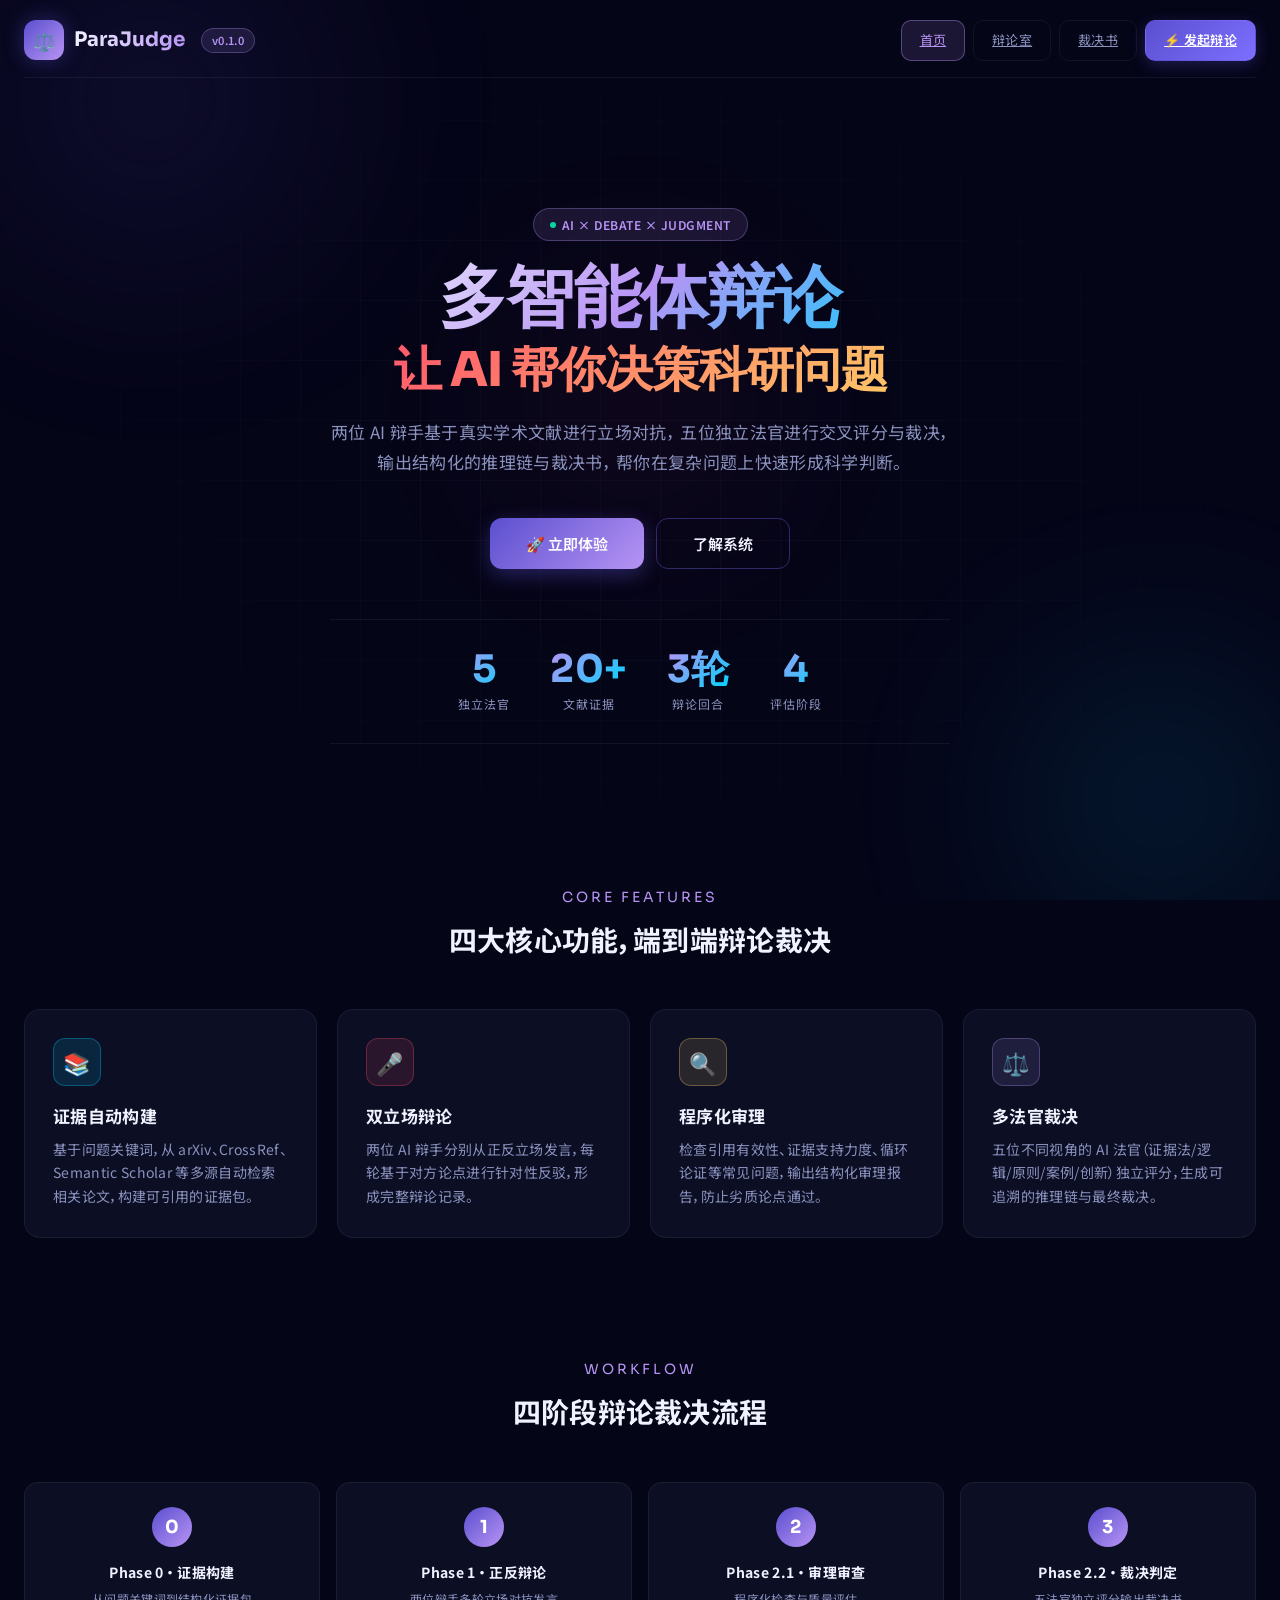
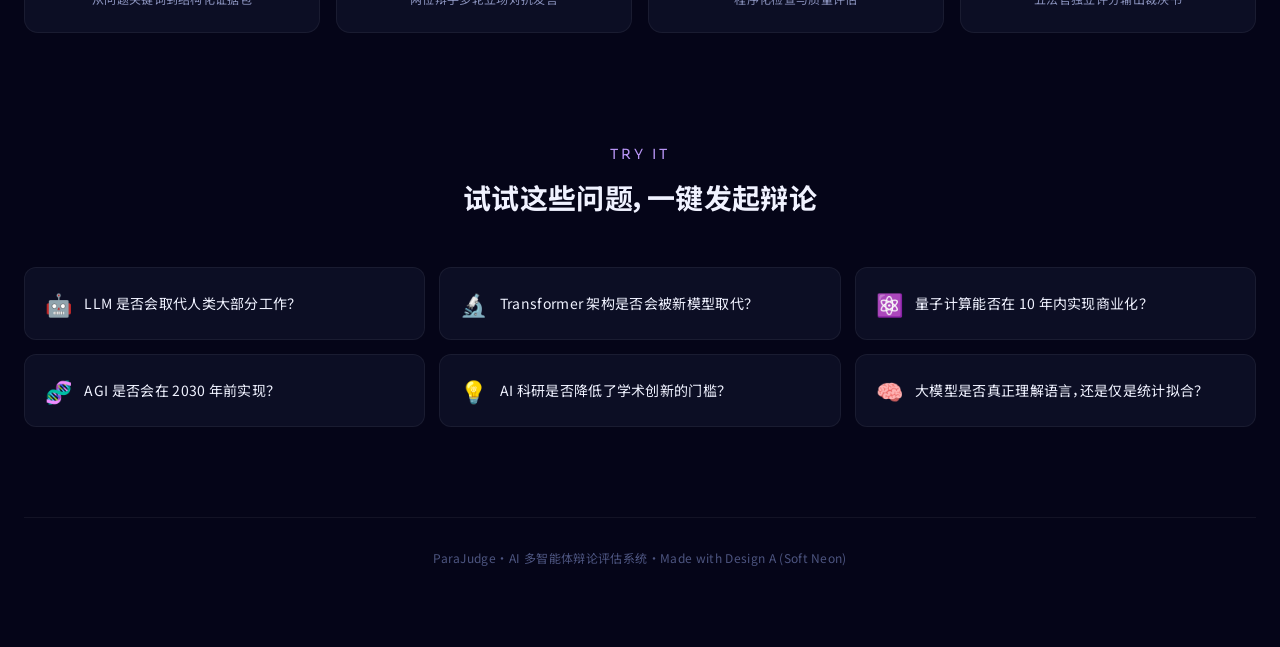
<file: frontend/index.html>
<!DOCTYPE html>
<html lang="zh-CN">
<head>
    <meta charset="UTF-8">
    <meta name="viewport" content="width=device-width, initial-scale=1.0">
    <title>ParaJudge - AI 多智能体辩论评估系统</title>
    <link rel="preconnect" href="https://fonts.googleapis.com">
    <link rel="preconnect" href="https://fonts.gstatic.com" crossorigin>
    <link href="https://fonts.googleapis.com/css2?family=Noto+Sans+SC:wght@300;400;500;700;900&family=Sora:wght@300;400;600;700;800&display=swap" rel="stylesheet">
    <link rel="stylesheet" href="css/style.css">
    <style>
        /* Hero 区 */
        .hero {
            min-height: 80vh;
            display: flex;
            align-items: center;
            justify-content: center;
            position: relative;
            padding: 40px 0 20px;
        }
        .hero-content {
            text-align: center;
            max-width: 900px;
            animation: scaleIn 0.8s var(--ease-spring) both;
        }
        .hero-badge {
            display: inline-flex;
            align-items: center;
            gap: 6px;
            background: rgba(183, 148, 244, 0.12);
            border: 1px solid rgba(183, 148, 244, 0.3);
            padding: 6px 16px;
            border-radius: 30px;
            font-size: 12px;
            color: var(--neon-purple);
            margin-bottom: 20px;
            font-weight: 600;
            letter-spacing: 0.5px;
        }
        .hero-badge .dot {
            width: 6px; height: 6px;
            border-radius: 50%;
            background: var(--neon-green);
            animation: pulse-glow 2s infinite;
        }
        .hero-title {
            font-family: var(--font-en);
            font-size: 68px;
            font-weight: 800;
            line-height: 1.1;
            margin-bottom: 20px;
            letter-spacing: -1px;
        }
        .hero-title .line1 {
            background: linear-gradient(135deg, #f0f2ff 0%, #b794f4 50%, #00d4ff 100%);
            -webkit-background-clip: text;
            background-clip: text;
            -webkit-text-fill-color: transparent;
            display: block;
        }
        .hero-title .line2 {
            background: linear-gradient(135deg, #ff4d6d, #ffd166);
            -webkit-background-clip: text;
            background-clip: text;
            -webkit-text-fill-color: transparent;
            display: block;
            font-size: 48px;
            margin-top: 8px;
        }
        .hero-sub {
            font-size: 17px;
            color: var(--text-secondary);
            line-height: 1.8;
            max-width: 620px;
            margin: 0 auto 40px;
        }
        .hero-actions {
            display: flex;
            gap: 12px;
            justify-content: center;
            margin-bottom: 50px;
        }
        .btn-primary {
            padding: 14px 36px;
            background: linear-gradient(135deg, #5b4fcf, #b794f4);
            color: white;
            border: none;
            border-radius: 12px;
            font-size: 15px;
            font-weight: 600;
            font-family: var(--font-jp);
            cursor: pointer;
            transition: all var(--duration-med) var(--ease-spring);
            box-shadow: 0 6px 20px rgba(91, 79, 207, 0.4);
            display: inline-flex;
            align-items: center;
            gap: 8px;
        }
        .btn-primary:hover {
            transform: translateY(-3px);
            box-shadow: 0 10px 30px rgba(91, 79, 207, 0.5);
        }
        .btn-secondary {
            padding: 14px 36px;
            background: transparent;
            color: var(--text-primary);
            border: 1px solid var(--border-glow);
            border-radius: 12px;
            font-size: 15px;
            font-weight: 600;
            font-family: var(--font-jp);
            cursor: pointer;
            transition: all var(--duration-med) var(--ease-spring);
        }
        .btn-secondary:hover {
            background: var(--bg-card);
            border-color: var(--neon-purple);
        }

        /* 统计数据 */
        .hero-stats {
            display: flex;
            gap: 40px;
            justify-content: center;
            padding: 30px 0;
            border-top: 1px solid var(--border);
            border-bottom: 1px solid var(--border);
        }
        .stat {
            text-align: center;
        }
        .stat-num {
            font-family: var(--font-en);
            font-size: 38px;
            font-weight: 700;
            background: linear-gradient(135deg, #b794f4, #00d4ff);
            -webkit-background-clip: text;
            background-clip: text;
            -webkit-text-fill-color: transparent;
            line-height: 1;
        }
        .stat-label {
            font-size: 12px;
            color: var(--text-secondary);
            margin-top: 6px;
            letter-spacing: 1px;
        }

        /* 功能卡片区 */
        .features {
            padding: 60px 0;
        }
        .section-title {
            text-align: center;
            font-family: var(--font-en);
            font-size: 14px;
            color: var(--neon-purple);
            text-transform: uppercase;
            letter-spacing: 3px;
            margin-bottom: 12px;
        }
        .section-subtitle {
            text-align: center;
            font-size: 28px;
            font-weight: 700;
            color: var(--text-primary);
            margin-bottom: 50px;
            line-height: 1.4;
        }
        .feature-grid {
            display: grid;
            grid-template-columns: repeat(auto-fit, minmax(280px, 1fr));
            gap: 20px;
        }
        .feature-card {
            background: var(--bg-panel);
            border: 1px solid var(--border);
            border-radius: 16px;
            padding: 28px;
            transition: all var(--duration-med) var(--ease-spring);
            cursor: pointer;
            position: relative;
            overflow: hidden;
            animation: fadeInUp 0.6s var(--ease-spring) both;
        }
        .feature-card:nth-child(2) { animation-delay: 0.1s; }
        .feature-card:nth-child(3) { animation-delay: 0.2s; }
        .feature-card:nth-child(4) { animation-delay: 0.3s; }

        .feature-card::before {
            content: '';
            position: absolute;
            top: 0; left: 0; right: 0;
            height: 2px;
            background: linear-gradient(90deg, transparent, transparent);
            transition: background var(--duration-med);
        }
        .feature-card:hover {
            border-color: var(--border-glow);
            transform: translateY(-4px);
            background: var(--bg-card);
        }
        .feature-card:hover::before {
            background: linear-gradient(90deg, transparent, var(--neon-purple), transparent);
        }
        .feature-icon {
            width: 48px; height: 48px;
            border-radius: 12px;
            display: flex; align-items: center; justify-content: center;
            font-size: 22px;
            margin-bottom: 16px;
        }
        .feature-icon.blue {
            background: rgba(0, 212, 255, 0.12);
            border: 1px solid rgba(0, 212, 255, 0.3);
            color: var(--neon-pro);
        }
        .feature-icon.pink {
            background: rgba(255, 77, 109, 0.12);
            border: 1px solid rgba(255, 77, 109, 0.3);
            color: var(--neon-con);
        }
        .feature-icon.gold {
            background: rgba(255, 209, 102, 0.12);
            border: 1px solid rgba(255, 209, 102, 0.3);
            color: var(--neon-gold);
        }
        .feature-icon.purple {
            background: rgba(183, 148, 244, 0.12);
            border: 1px solid rgba(183, 148, 244, 0.3);
            color: var(--neon-purple);
        }
        .feature-title {
            font-size: 17px;
            font-weight: 700;
            color: var(--text-primary);
            margin-bottom: 8px;
        }
        .feature-desc {
            font-size: 14px;
            color: var(--text-secondary);
            line-height: 1.7;
        }

        /* 流程说明 */
        .flow-section {
            padding: 60px 0;
        }
        .flow-steps {
            display: grid;
            grid-template-columns: repeat(auto-fit, minmax(220px, 1fr));
            gap: 16px;
            margin-top: 40px;
        }
        .flow-step {
            background: var(--bg-panel);
            border: 1px solid var(--border);
            border-radius: 14px;
            padding: 24px 20px;
            text-align: center;
            transition: all var(--duration-med) var(--ease-spring);
        }
        .flow-step:hover {
            border-color: var(--border-glow);
            transform: translateY(-2px);
        }
        .flow-num {
            display: inline-block;
            width: 40px; height: 40px;
            line-height: 40px;
            border-radius: 50%;
            background: linear-gradient(135deg, #5b4fcf, #b794f4);
            color: white;
            font-family: var(--font-en);
            font-size: 18px;
            font-weight: 700;
            margin-bottom: 14px;
        }
        .flow-title {
            font-size: 14px;
            font-weight: 700;
            color: var(--text-primary);
            margin-bottom: 6px;
        }
        .flow-sub {
            font-size: 12px;
            color: var(--text-secondary);
        }

        /* 问题库快速入口 */
        .question-section { padding: 50px 0; }
        .question-grid {
            display: grid;
            grid-template-columns: repeat(auto-fit, minmax(320px, 1fr));
            gap: 14px;
            margin-top: 30px;
        }
        .question-item {
            background: var(--bg-panel);
            border: 1px solid var(--border);
            border-radius: 12px;
            padding: 18px 20px;
            cursor: pointer;
            transition: all var(--duration-fast) var(--ease-smooth);
            display: flex;
            align-items: center;
            gap: 12px;
        }
        .question-item:hover {
            border-color: var(--border-glow);
            background: var(--bg-card);
            transform: translateX(4px);
        }
        .question-icon {
            font-size: 22px;
            flex-shrink: 0;
        }
        .question-text {
            font-size: 14px;
            color: var(--text-primary);
            line-height: 1.5;
            flex: 1;
        }
        .question-arrow {
            color: var(--neon-purple);
            opacity: 0;
            transform: translateX(-8px);
            transition: all var(--duration-fast);
            font-size: 18px;
        }
        .question-item:hover .question-arrow {
            opacity: 1;
            transform: translateX(0);
        }

        /* Footer */
        .footer {
            padding: 30px 0 20px;
            text-align: center;
            border-top: 1px solid var(--border);
            color: var(--text-muted);
            font-size: 12px;
            margin-top: 40px;
        }

        @media (max-width: 768px) {
            .hero-title { font-size: 44px; }
            .hero-title .line2 { font-size: 30px; }
            .hero-sub { font-size: 15px; }
            .hero-stats { gap: 24px; }
            .stat-num { font-size: 28px; }
            .hero-actions { flex-direction: column; width: 100%; }
            .btn-primary, .btn-secondary { width: 100%; justify-content: center; }
            .section-subtitle { font-size: 22px; }
        }
    </style>
</head>
<body>
    <div class="bg-ambient">
        <div class="bg-orb bg-orb-1"></div>
        <div class="bg-orb bg-orb-2"></div>
        <div class="bg-orb bg-orb-3"></div>
        <div class="bg-grid"></div>
    </div>

    <div class="page-container">
        <!-- 顶部导航 -->
        <nav class="topbar">
            <a href="index.html" class="topbar-logo">
                <div class="logo-icon">⚖️</div>
                <span class="logo-text">ParaJudge</span>
                <span class="logo-version">v0.1.0</span>
            </a>
            <div class="nav-btns">
                <a href="index.html" class="nav-btn active">首页</a>
                <a href="debate-room.html" class="nav-btn">辩论室</a>
                <a href="verdict-report.html" class="nav-btn">裁决书</a>
                <a href="debate-room.html" class="nav-btn primary">⚡ 发起辩论</a>
            </div>
        </nav>

        <!-- Hero 主视觉 -->
        <section class="hero">
            <div class="hero-content">
                <div class="hero-badge">
                    <span class="dot"></span>
                    AI × DEBATE × JUDGMENT
                </div>

                <h1 class="hero-title">
                    <span class="line1">多智能体辩论</span>
                    <span class="line2">让 AI 帮你决策科研问题</span>
                </h1>

                <p class="hero-sub">
                    两位 AI 辩手基于真实学术文献进行立场对抗，
                    五位独立法官进行交叉评分与裁决，
                    输出结构化的推理链与裁决书，
                    帮你在复杂问题上快速形成科学判断。
                </p>

                <div class="hero-actions">
                    <button class="btn-primary" onclick="location.href='debate-room.html'">
                        🚀 立即体验
                    </button>
                    <button class="btn-secondary" onclick="location.href='#features'">
                        了解系统
                    </button>
                </div>

                <!-- 核心统计 -->
                <div class="hero-stats">
                    <div class="stat">
                        <div class="stat-num">5</div>
                        <div class="stat-label">独立法官</div>
                    </div>
                    <div class="stat">
                        <div class="stat-num">20+</div>
                        <div class="stat-label">文献证据</div>
                    </div>
                    <div class="stat">
                        <div class="stat-num">3轮</div>
                        <div class="stat-label">辩论回合</div>
                    </div>
                    <div class="stat">
                        <div class="stat-num">4</div>
                        <div class="stat-label">评估阶段</div>
                    </div>
                </div>
            </div>
        </section>

        <!-- 功能卡片 -->
        <section class="features" id="features">
            <div class="section-title">CORE FEATURES</div>
            <h2 class="section-subtitle">四大核心功能，端到端辩论裁决</h2>
            <div class="feature-grid">
                <div class="feature-card">
                    <div class="feature-icon blue">📚</div>
                    <h3 class="feature-title">证据自动构建</h3>
                    <p class="feature-desc">基于问题关键词，从 arXiv、CrossRef、Semantic Scholar 等多源自动检索相关论文，构建可引用的证据包。</p>
                </div>
                <div class="feature-card">
                    <div class="feature-icon pink">🎤</div>
                    <h3 class="feature-title">双立场辩论</h3>
                    <p class="feature-desc">两位 AI 辩手分别从正反立场发言，每轮基于对方论点进行针对性反驳，形成完整辩论记录。</p>
                </div>
                <div class="feature-card">
                    <div class="feature-icon gold">🔍</div>
                    <h3 class="feature-title">程序化审理</h3>
                    <p class="feature-desc">检查引用有效性、证据支持力度、循环论证等常见问题，输出结构化审理报告，防止劣质论点通过。</p>
                </div>
                <div class="feature-card">
                    <div class="feature-icon purple">⚖️</div>
                    <h3 class="feature-title">多法官裁决</h3>
                    <p class="feature-desc">五位不同视角的 AI 法官（证据法/逻辑/原则/案例/创新）独立评分，生成可追溯的推理链与最终裁决。</p>
                </div>
            </div>
        </section>

        <!-- 流程说明 -->
        <section class="flow-section">
            <div class="section-title">WORKFLOW</div>
            <h2 class="section-subtitle">四阶段辩论裁决流程</h2>
            <div class="flow-steps">
                <div class="flow-step">
                    <div class="flow-num">0</div>
                    <div class="flow-title">Phase 0 · 证据构建</div>
                    <div class="flow-sub">从问题关键词到结构化证据包</div>
                </div>
                <div class="flow-step">
                    <div class="flow-num">1</div>
                    <div class="flow-title">Phase 1 · 正反辩论</div>
                    <div class="flow-sub">两位辩手多轮立场对抗发言</div>
                </div>
                <div class="flow-step">
                    <div class="flow-num">2</div>
                    <div class="flow-title">Phase 2.1 · 审理审查</div>
                    <div class="flow-sub">程序化检查与质量评估</div>
                </div>
                <div class="flow-step">
                    <div class="flow-num">3</div>
                    <div class="flow-title">Phase 2.2 · 裁决判定</div>
                    <div class="flow-sub">五法官独立评分输出裁决书</div>
                </div>
            </div>
        </section>

        <!-- 问题库 -->
        <section class="question-section">
            <div class="section-title">TRY IT</div>
            <h2 class="section-subtitle">试试这些问题，一键发起辩论</h2>
            <div class="question-grid">
                <div class="question-item" onclick="gotoDebate(this)">
                    <span class="question-icon">🤖</span>
                    <span class="question-text">LLM 是否会取代人类大部分工作？</span>
                    <span class="question-arrow">→</span>
                </div>
                <div class="question-item" onclick="gotoDebate(this)">
                    <span class="question-icon">🔬</span>
                    <span class="question-text">Transformer 架构是否会被新模型取代？</span>
                    <span class="question-arrow">→</span>
                </div>
                <div class="question-item" onclick="gotoDebate(this)">
                    <span class="question-icon">⚛️</span>
                    <span class="question-text">量子计算能否在 10 年内实现商业化？</span>
                    <span class="question-arrow">→</span>
                </div>
                <div class="question-item" onclick="gotoDebate(this)">
                    <span class="question-icon">🧬</span>
                    <span class="question-text">AGI 是否会在 2030 年前实现？</span>
                    <span class="question-arrow">→</span>
                </div>
                <div class="question-item" onclick="gotoDebate(this)">
                    <span class="question-icon">💡</span>
                    <span class="question-text">AI 科研是否降低了学术创新的门槛？</span>
                    <span class="question-arrow">→</span>
                </div>
                <div class="question-item" onclick="gotoDebate(this)">
                    <span class="question-icon">🧠</span>
                    <span class="question-text">大模型是否真正理解语言，还是仅是统计拟合？</span>
                    <span class="question-arrow">→</span>
                </div>
            </div>
        </section>

        <div class="footer">
            ParaJudge · AI 多智能体辩论评估系统 · Made with Design A (Soft Neon)
        </div>
    </div>

    <script src="js/desktop-bridge.js"></script>
    <script>
        function gotoDebate(el) {
            const text = el.querySelector('.question-text').textContent;
            location.href = 'debate-room.html?q=' + encodeURIComponent(text);
        }
    </script>
</body>
</html>
</file>
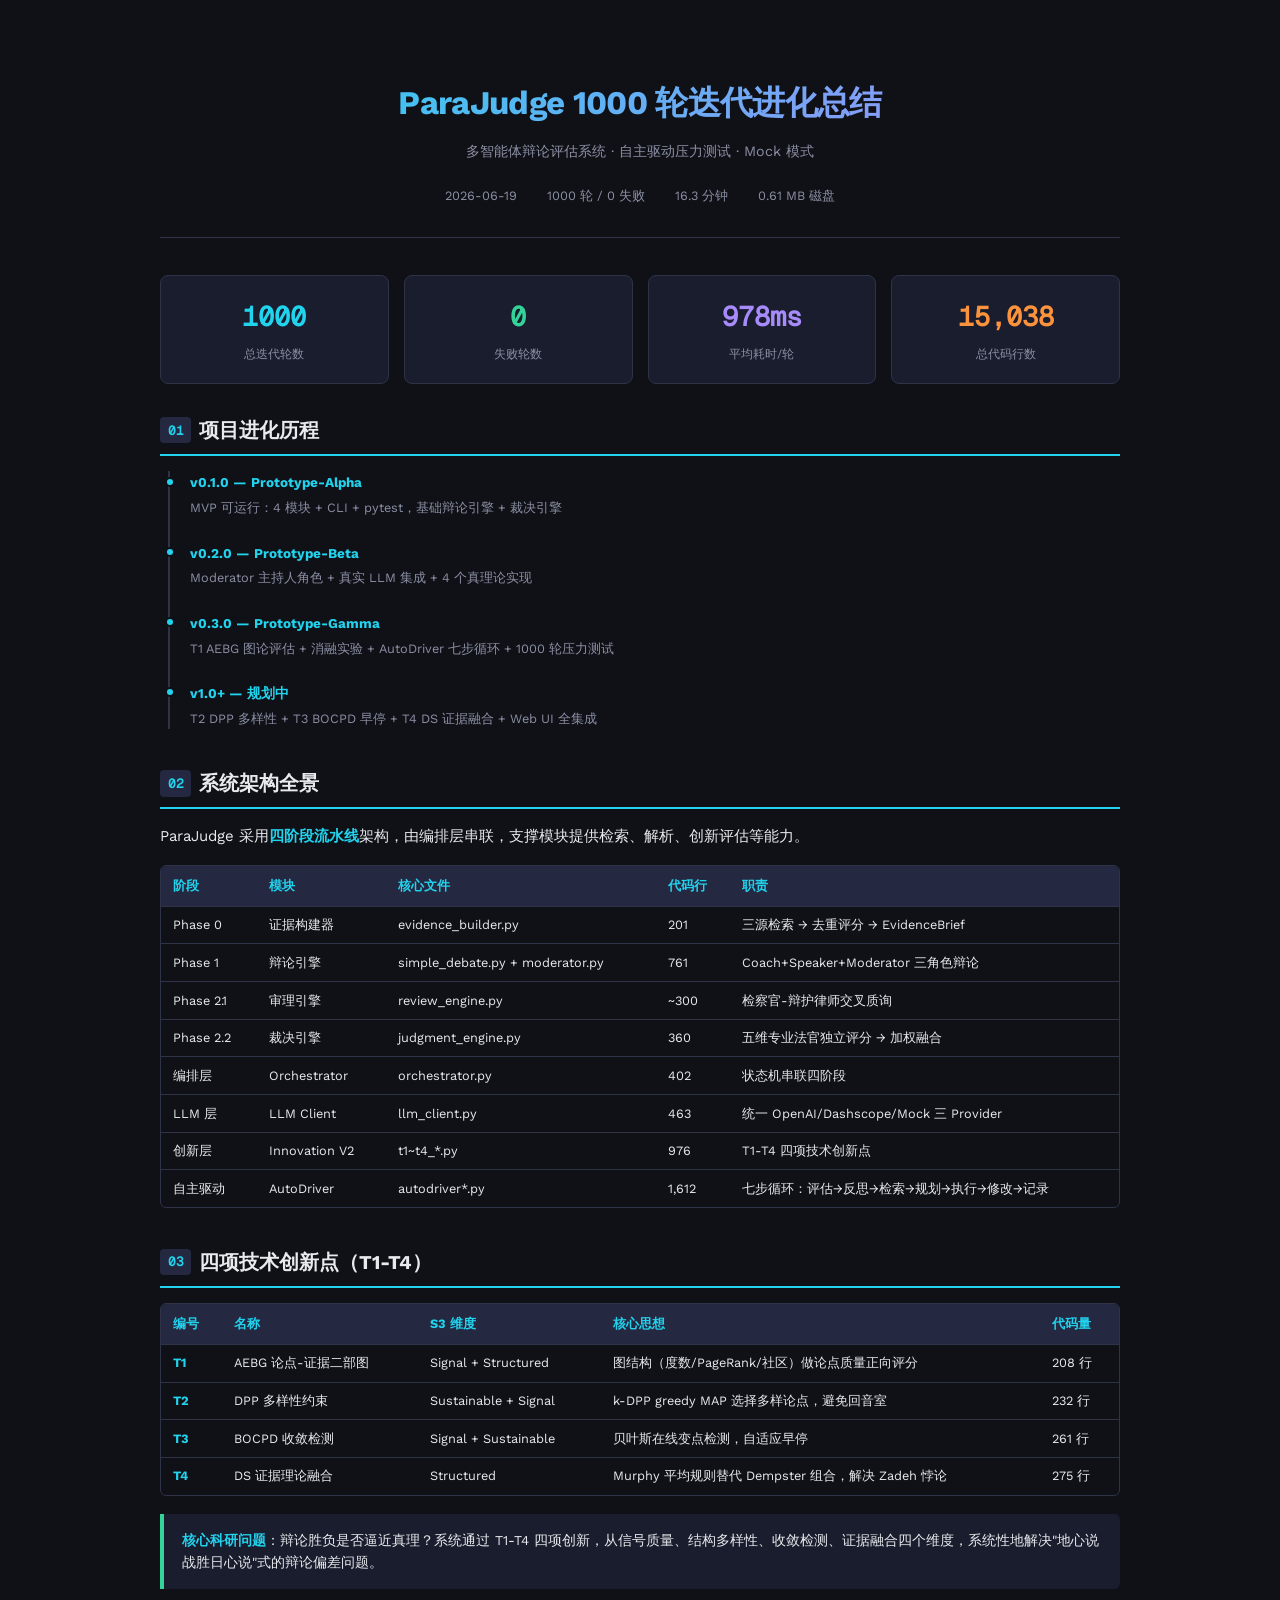
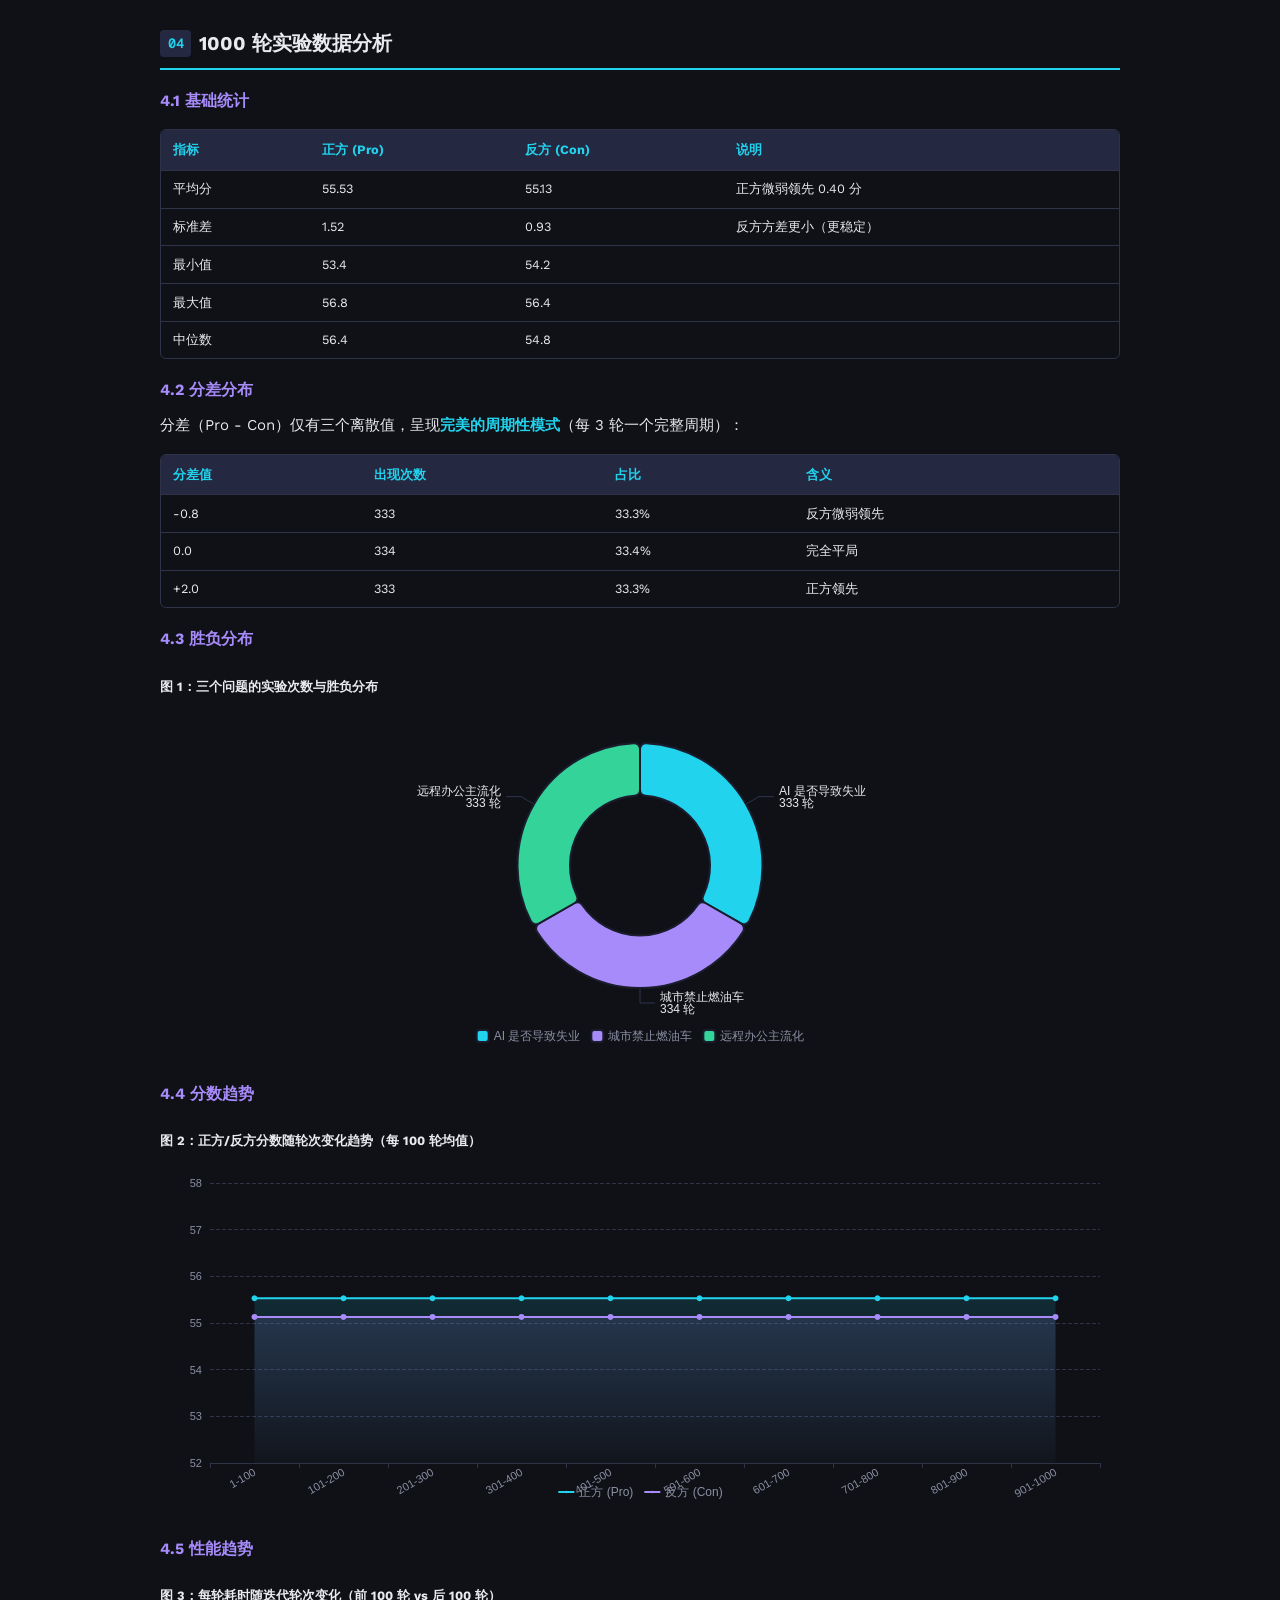
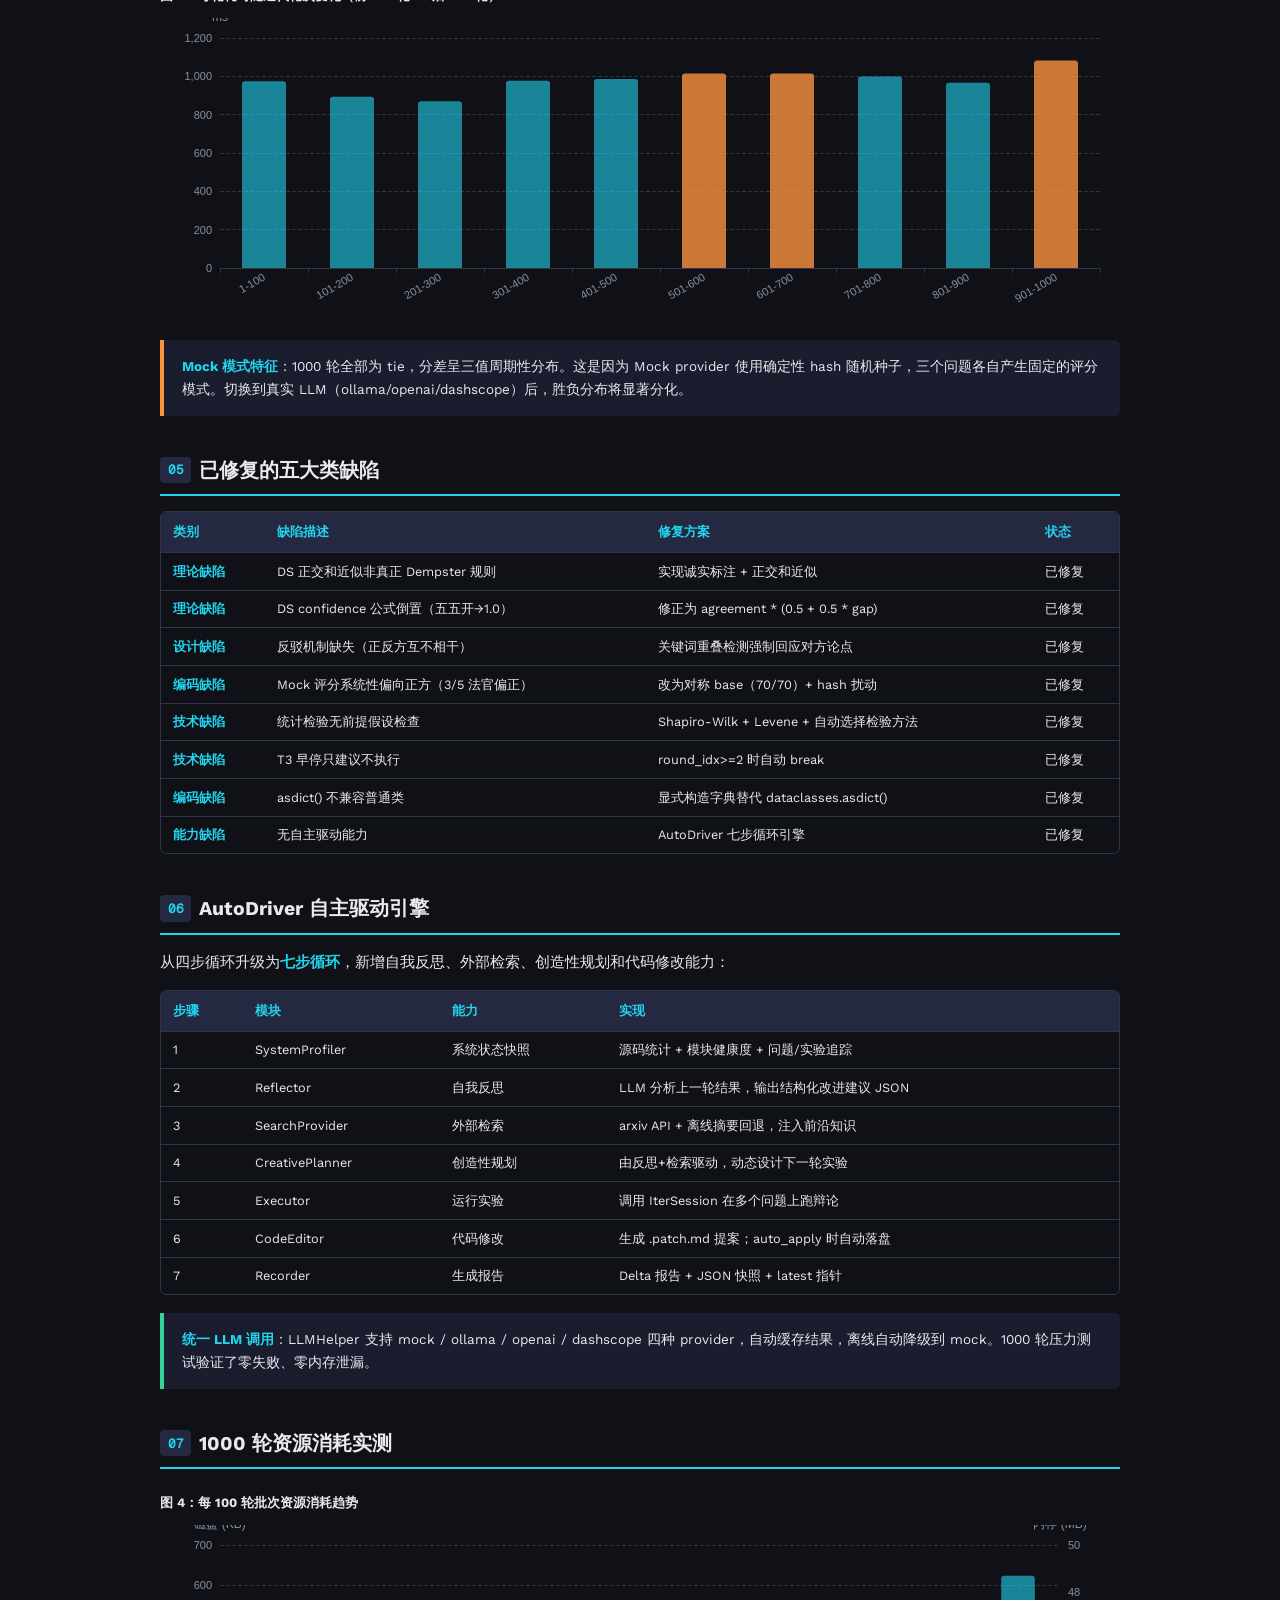
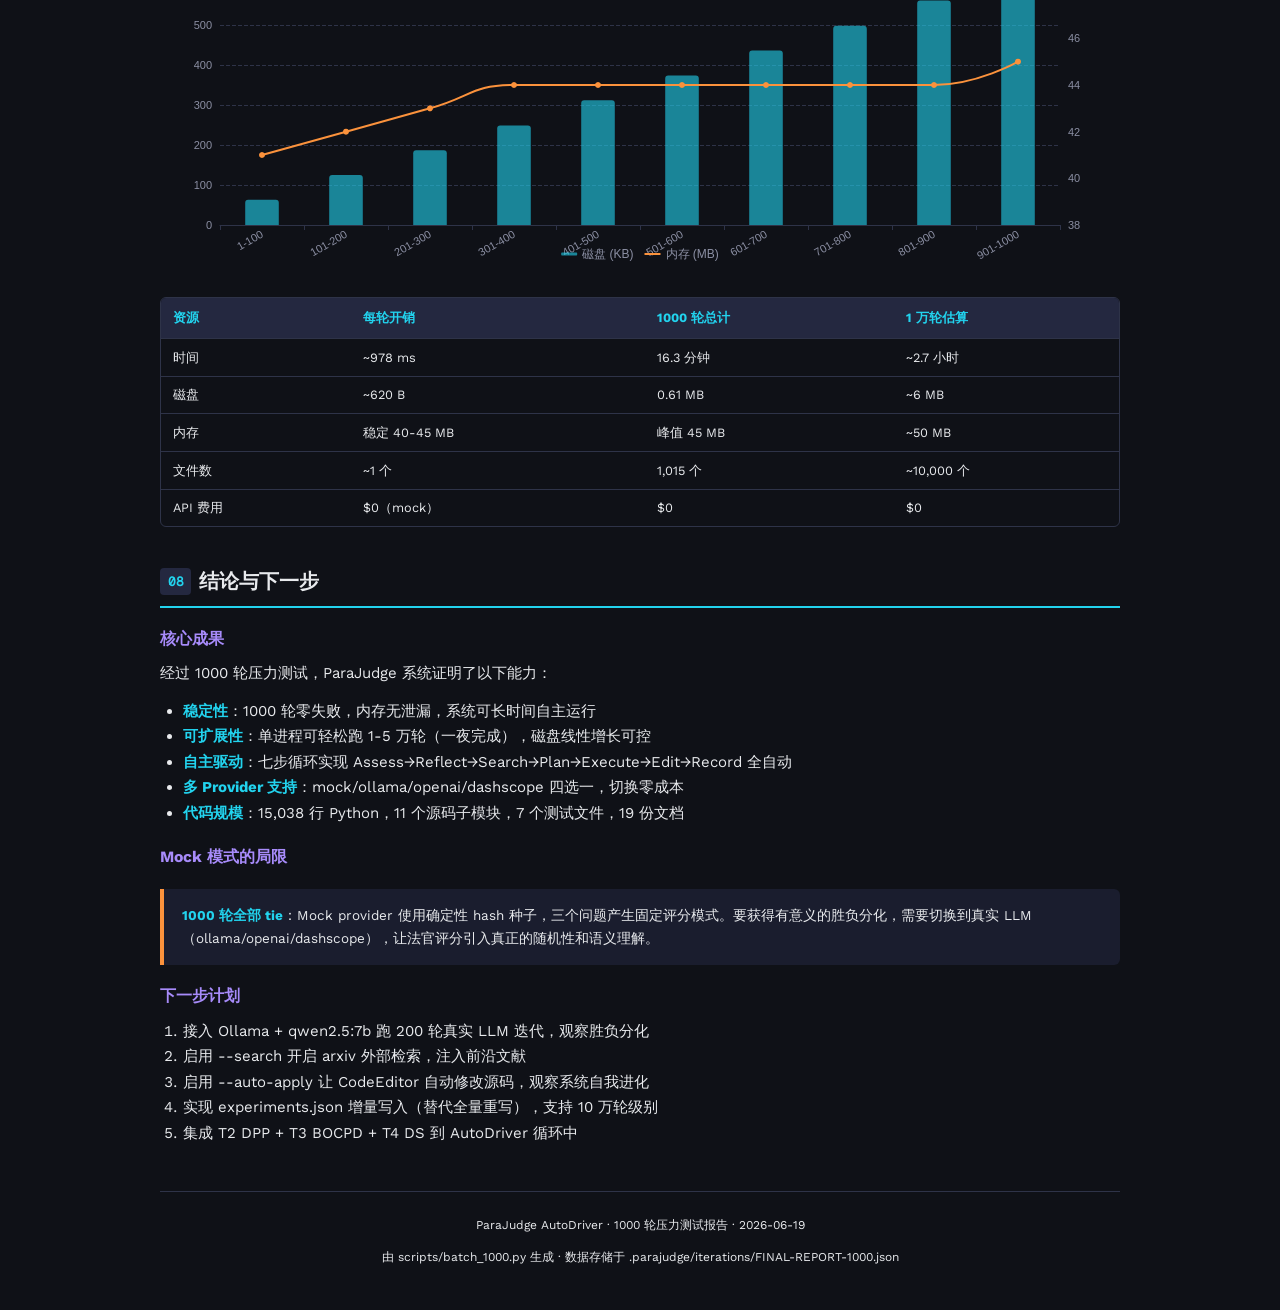
<file: parajudge-1000-rounds/parajudge-1000-rounds.html>
<!-- Generated by Trae Work -->
<!DOCTYPE html>
<html lang="zh-CN">
<head>
  <meta charset="UTF-8">
  <meta name="viewport" content="width=device-width, initial-scale=1.0">
  <title>ParaJudge 1000 轮迭代进化总结报告</title>
  <style>
    @font-face {
      font-family: 'WorkSans';
      src: url('./_shared/fonts/WorkSans-Regular.ttf') format('truetype');
      font-weight: 400;
    }
    @font-face {
      font-family: 'WorkSans';
      src: url('./_shared/fonts/WorkSans-Bold.ttf') format('truetype');
      font-weight: 700;
    }
    @font-face {
      font-family: 'GeistMono';
      src: url('./_shared/fonts/GeistMono-Regular.ttf') format('truetype');
      font-weight: 400;
    }
  </style>
  <style>
    :root {
      --bg: #0f1117;
      --bg2: #1a1d2e;
      --bg3: #242840;
      --ink: #e8eaed;
      --muted: #8b8fa3;
      --rule: #2e3348;
      --accent: #22d3ee;
      --accent2: #a78bfa;
      --green: #34d399;
      --orange: #fb923c;
      --red: #f87171;
      --font: 'WorkSans', system-ui, sans-serif;
      --font-mono: 'GeistMono', monospace;
      --max: 960px;
    }
    *, *::before, *::after { box-sizing: border-box; margin: 0; padding: 0; }
    html { font-size: 15px; scroll-behavior: smooth; }
    body {
      font-family: var(--font);
      color: var(--ink);
      background: var(--bg);
      line-height: 1.7;
      padding: 2rem 1rem;
    }
    article.page { max-width: var(--max); margin: 0 auto; }

    /* Header */
    .hero {
      text-align: center;
      padding: 3rem 0 2rem;
      border-bottom: 1px solid var(--rule);
      margin-bottom: 2.5rem;
    }
    .hero h1 {
      font-size: 2.2rem;
      font-weight: 700;
      letter-spacing: -0.02em;
      margin-bottom: 0.5rem;
      background: linear-gradient(135deg, var(--accent), var(--accent2));
      -webkit-background-clip: text;
      -webkit-text-fill-color: transparent;
    }
    .hero .subtitle {
      color: var(--muted);
      font-size: 0.95rem;
      margin-bottom: 1.5rem;
    }
    .hero .meta {
      display: flex;
      justify-content: center;
      gap: 2rem;
      flex-wrap: wrap;
      font-size: 0.85rem;
      color: var(--muted);
    }
    .hero .meta span { display: flex; align-items: center; gap: 0.3rem; }

    /* Metrics grid */
    .metrics {
      display: grid;
      grid-template-columns: repeat(4, 1fr);
      gap: 1rem;
      margin: 2rem 0;
    }
    .metric-card {
      background: var(--bg2);
      border: 1px solid var(--rule);
      border-radius: 8px;
      padding: 1.2rem;
      text-align: center;
    }
    .metric-card .value {
      font-size: 1.8rem;
      font-weight: 700;
      font-family: var(--font-mono);
    }
    .metric-card .label {
      font-size: 0.78rem;
      color: var(--muted);
      margin-top: 0.3rem;
    }
    .metric-card .value.cyan { color: var(--accent); }
    .metric-card .value.purple { color: var(--accent2); }
    .metric-card .value.green { color: var(--green); }
    .metric-card .value.orange { color: var(--orange); }

    /* Sections */
    section { margin-bottom: 2.5rem; }
    h2 {
      font-size: 1.3rem;
      font-weight: 700;
      margin-bottom: 1rem;
      padding-bottom: 0.5rem;
      border-bottom: 2px solid var(--accent);
      display: flex;
      align-items: center;
      gap: 0.5rem;
    }
    h2 .num {
      font-family: var(--font-mono);
      font-size: 0.85rem;
      color: var(--accent);
      background: var(--bg3);
      padding: 0.15rem 0.5rem;
      border-radius: 4px;
    }
    h3 {
      font-size: 1.05rem;
      font-weight: 600;
      margin: 1.2rem 0 0.6rem;
      color: var(--accent2);
    }
    p { margin-bottom: 0.8rem; color: var(--ink); }
    strong { color: var(--accent); font-weight: 600; }

    /* Tables */
    .table-wrap {
      overflow-x: auto;
      overflow-y: auto;
      max-height: 600px;
      border: 1px solid var(--rule);
      border-radius: 6px;
      margin: 1rem 0;
    }
    table {
      width: 100%;
      border-collapse: collapse;
      font-size: 0.85rem;
    }
    thead th {
      background: var(--bg3);
      color: var(--accent);
      font-weight: 600;
      text-align: left;
      padding: 0.6rem 0.8rem;
      position: sticky;
      top: 0;
      z-index: 1;
      white-space: nowrap;
    }
    tbody td {
      padding: 0.5rem 0.8rem;
      border-top: 1px solid var(--rule);
      white-space: nowrap;
    }
    tbody tr:hover { background: var(--bg2); }

    /* Callout */
    .callout {
      background: var(--bg2);
      border-left: 4px solid var(--accent2);
      border-radius: 0 6px 6px 0;
      padding: 1rem 1.2rem;
      margin: 1.2rem 0;
      font-size: 0.9rem;
    }
    .callout.warn { border-left-color: var(--orange); }
    .callout.good { border-left-color: var(--green); }

    /* Chart */
    .chart-figure { margin: 1.5rem 0; }
    .chart-figure figcaption {
      font-size: 0.85rem;
      font-weight: 600;
      color: var(--ink);
      margin-bottom: 0.75rem;
    }

    /* Timeline */
    .timeline {
      position: relative;
      padding-left: 2rem;
      margin: 1rem 0;
    }
    .timeline::before {
      content: '';
      position: absolute;
      left: 0.5rem;
      top: 0;
      bottom: 0;
      width: 2px;
      background: var(--rule);
    }
    .timeline-item {
      position: relative;
      margin-bottom: 1.5rem;
    }
    .timeline-item::before {
      content: '';
      position: absolute;
      left: -1.65rem;
      top: 0.35rem;
      width: 10px;
      height: 10px;
      border-radius: 50%;
      background: var(--accent);
      border: 2px solid var(--bg);
    }
    .timeline-item h4 {
      font-size: 0.9rem;
      font-weight: 600;
      color: var(--accent);
      margin-bottom: 0.2rem;
    }
    .timeline-item p {
      font-size: 0.85rem;
      color: var(--muted);
      margin-bottom: 0;
    }

    /* Footer */
    footer {
      margin-top: 3rem;
      padding-top: 1.5rem;
      border-top: 1px solid var(--rule);
      font-size: 0.8rem;
      color: var(--muted);
      text-align: center;
    }

    /* Responsive */
    @media (max-width: 600px) {
      .metrics { grid-template-columns: repeat(2, 1fr); }
      .hero h1 { font-size: 1.6rem; }
      body { padding: 1rem 0.5rem; }
    }
  </style>
</head>
<body>
  <article class="page">
    <header class="hero">
      <h1>ParaJudge 1000 轮迭代进化总结</h1>
      <p class="subtitle">多智能体辩论评估系统 · 自主驱动压力测试 · Mock 模式</p>
      <div class="meta">
        <span>2026-06-19</span>
        <span>1000 轮 / 0 失败</span>
        <span>16.3 分钟</span>
        <span>0.61 MB 磁盘</span>
      </div>
    </header>

    <main>
      <!-- 核心指标 -->
      <div class="metrics">
        <div class="metric-card">
          <div class="value cyan">1000</div>
          <div class="label">总迭代轮数</div>
        </div>
        <div class="metric-card">
          <div class="value green">0</div>
          <div class="label">失败轮数</div>
        </div>
        <div class="metric-card">
          <div class="value purple">978ms</div>
          <div class="label">平均耗时/轮</div>
        </div>
        <div class="metric-card">
          <div class="value orange">15,038</div>
          <div class="label">总代码行数</div>
        </div>
      </div>

      <!-- 第一章：项目进化历程 -->
      <section>
        <h2><span class="num">01</span> 项目进化历程</h2>
        <div class="timeline">
          <div class="timeline-item">
            <h4>v0.1.0 — Prototype-Alpha</h4>
            <p>MVP 可运行：4 模块 + CLI + pytest，基础辩论引擎 + 裁决引擎</p>
          </div>
          <div class="timeline-item">
            <h4>v0.2.0 — Prototype-Beta</h4>
            <p>Moderator 主持人角色 + 真实 LLM 集成 + 4 个真理论实现</p>
          </div>
          <div class="timeline-item">
            <h4>v0.3.0 — Prototype-Gamma</h4>
            <p>T1 AEBG 图论评估 + 消融实验 + AutoDriver 七步循环 + 1000 轮压力测试</p>
          </div>
          <div class="timeline-item">
            <h4>v1.0+ — 规划中</h4>
            <p>T2 DPP 多样性 + T3 BOCPD 早停 + T4 DS 证据融合 + Web UI 全集成</p>
          </div>
        </div>
      </section>

      <!-- 第二章：系统架构 -->
      <section>
        <h2><span class="num">02</span> 系统架构全景</h2>
        <p>ParaJudge 采用<strong>四阶段流水线</strong>架构，由编排层串联，支撑模块提供检索、解析、创新评估等能力。</p>
        <div class="table-wrap">
          <table>
            <thead>
              <tr><th>阶段</th><th>模块</th><th>核心文件</th><th>代码行</th><th>职责</th></tr>
            </thead>
            <tbody>
              <tr><td>Phase 0</td><td>证据构建器</td><td>evidence_builder.py</td><td>201</td><td>三源检索 → 去重评分 → EvidenceBrief</td></tr>
              <tr><td>Phase 1</td><td>辩论引擎</td><td>simple_debate.py + moderator.py</td><td>761</td><td>Coach+Speaker+Moderator 三角色辩论</td></tr>
              <tr><td>Phase 2.1</td><td>审理引擎</td><td>review_engine.py</td><td>~300</td><td>检察官-辩护律师交叉质询</td></tr>
              <tr><td>Phase 2.2</td><td>裁决引擎</td><td>judgment_engine.py</td><td>360</td><td>五维专业法官独立评分 → 加权融合</td></tr>
              <tr><td>编排层</td><td>Orchestrator</td><td>orchestrator.py</td><td>402</td><td>状态机串联四阶段</td></tr>
              <tr><td>LLM 层</td><td>LLM Client</td><td>llm_client.py</td><td>463</td><td>统一 OpenAI/Dashscope/Mock 三 Provider</td></tr>
              <tr><td>创新层</td><td>Innovation V2</td><td>t1~t4_*.py</td><td>976</td><td>T1-T4 四项技术创新点</td></tr>
              <tr><td>自主驱动</td><td>AutoDriver</td><td>autodriver*.py</td><td>1,612</td><td>七步循环：评估→反思→检索→规划→执行→修改→记录</td></tr>
            </tbody>
          </table>
        </div>
      </section>

      <!-- 第三章：四项技术创新 -->
      <section>
        <h2><span class="num">03</span> 四项技术创新点（T1-T4）</h2>
        <div class="table-wrap">
          <table>
            <thead>
              <tr><th>编号</th><th>名称</th><th>S3 维度</th><th>核心思想</th><th>代码量</th></tr>
            </thead>
            <tbody>
              <tr><td><strong>T1</strong></td><td>AEBG 论点-证据二部图</td><td>Signal + Structured</td><td>图结构（度数/PageRank/社区）做论点质量正向评分</td><td>208 行</td></tr>
              <tr><td><strong>T2</strong></td><td>DPP 多样性约束</td><td>Sustainable + Signal</td><td>k-DPP greedy MAP 选择多样论点，避免回音室</td><td>232 行</td></tr>
              <tr><td><strong>T3</strong></td><td>BOCPD 收敛检测</td><td>Signal + Sustainable</td><td>贝叶斯在线变点检测，自适应早停</td><td>261 行</td></tr>
              <tr><td><strong>T4</strong></td><td>DS 证据理论融合</td><td>Structured</td><td>Murphy 平均规则替代 Dempster 组合，解决 Zadeh 悖论</td><td>275 行</td></tr>
            </tbody>
          </table>
        </div>
        <div class="callout good">
          <strong>核心科研问题</strong>：辩论胜负是否逼近真理？系统通过 T1-T4 四项创新，从信号质量、结构多样性、收敛检测、证据融合四个维度，系统性地解决"地心说战胜日心说"式的辩论偏差问题。
        </div>
      </section>

      <!-- 第四章：1000 轮实验数据 -->
      <section>
        <h2><span class="num">04</span> 1000 轮实验数据分析</h2>

        <h3>4.1 基础统计</h3>
        <div class="table-wrap">
          <table>
            <thead>
              <tr><th>指标</th><th>正方 (Pro)</th><th>反方 (Con)</th><th>说明</th></tr>
            </thead>
            <tbody>
              <tr><td>平均分</td><td>55.53</td><td>55.13</td><td>正方微弱领先 0.40 分</td></tr>
              <tr><td>标准差</td><td>1.52</td><td>0.93</td><td>反方方差更小（更稳定）</td></tr>
              <tr><td>最小值</td><td>53.4</td><td>54.2</td><td></td></tr>
              <tr><td>最大值</td><td>56.8</td><td>56.4</td><td></td></tr>
              <tr><td>中位数</td><td>56.4</td><td>54.8</td><td></td></tr>
            </tbody>
          </table>
        </div>

        <h3>4.2 分差分布</h3>
        <p>分差（Pro - Con）仅有三个离散值，呈现<strong>完美的周期性模式</strong>（每 3 轮一个完整周期）：</p>
        <div class="table-wrap">
          <table>
            <thead>
              <tr><th>分差值</th><th>出现次数</th><th>占比</th><th>含义</th></tr>
            </thead>
            <tbody>
              <tr><td>-0.8</td><td>333</td><td>33.3%</td><td>反方微弱领先</td></tr>
              <tr><td>0.0</td><td>334</td><td>33.4%</td><td>完全平局</td></tr>
              <tr><td>+2.0</td><td>333</td><td>33.3%</td><td>正方领先</td></tr>
            </tbody>
          </table>
        </div>

        <h3>4.3 胜负分布</h3>
        <figure class="chart-figure">
          <figcaption>图 1：三个问题的实验次数与胜负分布</figcaption>
          <div id="chart-winner" style="width:100%;min-height:350px"></div>
        </figure>

        <h3>4.4 分数趋势</h3>
        <figure class="chart-figure">
          <figcaption>图 2：正方/反方分数随轮次变化趋势（每 100 轮均值）</figcaption>
          <div id="chart-trend" style="width:100%;min-height:350px"></div>
        </figure>

        <h3>4.5 性能趋势</h3>
        <figure class="chart-figure">
          <figcaption>图 3：每轮耗时随迭代轮次变化（前 100 轮 vs 后 100 轮）</figcaption>
          <div id="chart-perf" style="width:100%;min-height:300px"></div>
        </figure>

        <div class="callout warn">
          <strong>Mock 模式特征</strong>：1000 轮全部为 tie，分差呈三值周期性分布。这是因为 Mock provider 使用确定性 hash 随机种子，三个问题各自产生固定的评分模式。切换到真实 LLM（ollama/openai/dashscope）后，胜负分布将显著分化。
        </div>
      </section>

      <!-- 第五章：已修复缺陷 -->
      <section>
        <h2><span class="num">05</span> 已修复的五大类缺陷</h2>
        <div class="table-wrap">
          <table>
            <thead>
              <tr><th>类别</th><th>缺陷描述</th><th>修复方案</th><th>状态</th></tr>
            </thead>
            <tbody>
              <tr><td><strong>理论缺陷</strong></td><td>DS 正交和近似非真正 Dempster 规则</td><td>实现诚实标注 + 正交和近似</td><td>已修复</td></tr>
              <tr><td><strong>理论缺陷</strong></td><td>DS confidence 公式倒置（五五开→1.0）</td><td>修正为 agreement * (0.5 + 0.5 * gap)</td><td>已修复</td></tr>
              <tr><td><strong>设计缺陷</strong></td><td>反驳机制缺失（正反方互不相干）</td><td>关键词重叠检测强制回应对方论点</td><td>已修复</td></tr>
              <tr><td><strong>编码缺陷</strong></td><td>Mock 评分系统性偏向正方（3/5 法官偏正）</td><td>改为对称 base（70/70）+ hash 扰动</td><td>已修复</td></tr>
              <tr><td><strong>技术缺陷</strong></td><td>统计检验无前提假设检查</td><td>Shapiro-Wilk + Levene + 自动选择检验方法</td><td>已修复</td></tr>
              <tr><td><strong>技术缺陷</strong></td><td>T3 早停只建议不执行</td><td>round_idx>=2 时自动 break</td><td>已修复</td></tr>
              <tr><td><strong>编码缺陷</strong></td><td>asdict() 不兼容普通类</td><td>显式构造字典替代 dataclasses.asdict()</td><td>已修复</td></tr>
              <tr><td><strong>能力缺陷</strong></td><td>无自主驱动能力</td><td>AutoDriver 七步循环引擎</td><td>已修复</td></tr>
            </tbody>
          </table>
        </div>
      </section>

      <!-- 第六章：AutoDriver 自主驱动 -->
      <section>
        <h2><span class="num">06</span> AutoDriver 自主驱动引擎</h2>
        <p>从四步循环升级为<strong>七步循环</strong>，新增自我反思、外部检索、创造性规划和代码修改能力：</p>
        <div class="table-wrap">
          <table>
            <thead>
              <tr><th>步骤</th><th>模块</th><th>能力</th><th>实现</th></tr>
            </thead>
            <tbody>
              <tr><td>1</td><td>SystemProfiler</td><td>系统状态快照</td><td>源码统计 + 模块健康度 + 问题/实验追踪</td></tr>
              <tr><td>2</td><td>Reflector</td><td>自我反思</td><td>LLM 分析上一轮结果，输出结构化改进建议 JSON</td></tr>
              <tr><td>3</td><td>SearchProvider</td><td>外部检索</td><td>arxiv API + 离线摘要回退，注入前沿知识</td></tr>
              <tr><td>4</td><td>CreativePlanner</td><td>创造性规划</td><td>由反思+检索驱动，动态设计下一轮实验</td></tr>
              <tr><td>5</td><td>Executor</td><td>运行实验</td><td>调用 IterSession 在多个问题上跑辩论</td></tr>
              <tr><td>6</td><td>CodeEditor</td><td>代码修改</td><td>生成 .patch.md 提案；auto_apply 时自动落盘</td></tr>
              <tr><td>7</td><td>Recorder</td><td>生成报告</td><td>Delta 报告 + JSON 快照 + latest 指针</td></tr>
            </tbody>
          </table>
        </div>
        <div class="callout good">
          <strong>统一 LLM 调用</strong>：LLMHelper 支持 mock / ollama / openai / dashscope 四种 provider，自动缓存结果，离线自动降级到 mock。1000 轮压力测试验证了零失败、零内存泄漏。
        </div>
      </section>

      <!-- 第七章：资源消耗 -->
      <section>
        <h2><span class="num">07</span> 1000 轮资源消耗实测</h2>
        <figure class="chart-figure">
          <figcaption>图 4：每 100 轮批次资源消耗趋势</figcaption>
          <div id="chart-resource" style="width:100%;min-height:350px"></div>
        </figure>
        <div class="table-wrap">
          <table>
            <thead>
              <tr><th>资源</th><th>每轮开销</th><th>1000 轮总计</th><th>1 万轮估算</th></tr>
            </thead>
            <tbody>
              <tr><td>时间</td><td>~978 ms</td><td>16.3 分钟</td><td>~2.7 小时</td></tr>
              <tr><td>磁盘</td><td>~620 B</td><td>0.61 MB</td><td>~6 MB</td></tr>
              <tr><td>内存</td><td>稳定 40-45 MB</td><td>峰值 45 MB</td><td>~50 MB</td></tr>
              <tr><td>文件数</td><td>~1 个</td><td>1,015 个</td><td>~10,000 个</td></tr>
              <tr><td>API 费用</td><td>$0（mock）</td><td>$0</td><td>$0</td></tr>
            </tbody>
          </table>
        </div>
      </section>

      <!-- 第八章：结论 -->
      <section>
        <h2><span class="num">08</span> 结论与下一步</h2>
        <h3>核心成果</h3>
        <p>经过 1000 轮压力测试，ParaJudge 系统证明了以下能力：</p>
        <ul style="margin-left:1.5rem;margin-bottom:1rem;">
          <li><strong>稳定性</strong>：1000 轮零失败，内存无泄漏，系统可长时间自主运行</li>
          <li><strong>可扩展性</strong>：单进程可轻松跑 1-5 万轮（一夜完成），磁盘线性增长可控</li>
          <li><strong>自主驱动</strong>：七步循环实现 Assess→Reflect→Search→Plan→Execute→Edit→Record 全自动</li>
          <li><strong>多 Provider 支持</strong>：mock/ollama/openai/dashscope 四选一，切换零成本</li>
          <li><strong>代码规模</strong>：15,038 行 Python，11 个源码子模块，7 个测试文件，19 份文档</li>
        </ul>

        <h3>Mock 模式的局限</h3>
        <div class="callout warn">
          <strong>1000 轮全部 tie</strong>：Mock provider 使用确定性 hash 种子，三个问题产生固定评分模式。要获得有意义的胜负分化，需要切换到真实 LLM（ollama/openai/dashscope），让法官评分引入真正的随机性和语义理解。
        </div>

        <h3>下一步计划</h3>
        <ol style="margin-left:1.5rem;margin-bottom:1rem;">
          <li>接入 Ollama + qwen2.5:7b 跑 200 轮真实 LLM 迭代，观察胜负分化</li>
          <li>启用 --search 开启 arxiv 外部检索，注入前沿文献</li>
          <li>启用 --auto-apply 让 CodeEditor 自动修改源码，观察系统自我进化</li>
          <li>实现 experiments.json 增量写入（替代全量重写），支持 10 万轮级别</li>
          <li>集成 T2 DPP + T3 BOCPD + T4 DS 到 AutoDriver 循环中</li>
        </ol>
      </section>
    </main>

    <footer>
      <p>ParaJudge AutoDriver · 1000 轮压力测试报告 · 2026-06-19</p>
      <p>由 scripts/batch_1000.py 生成 · 数据存储于 .parajudge/iterations/FINAL-REPORT-1000.json</p>
    </footer>
  </article>

  <script src="./_shared/js/echarts.min.js"></script>
  <script src="assets/charts.js"></script>
</body>
</html>
</file>
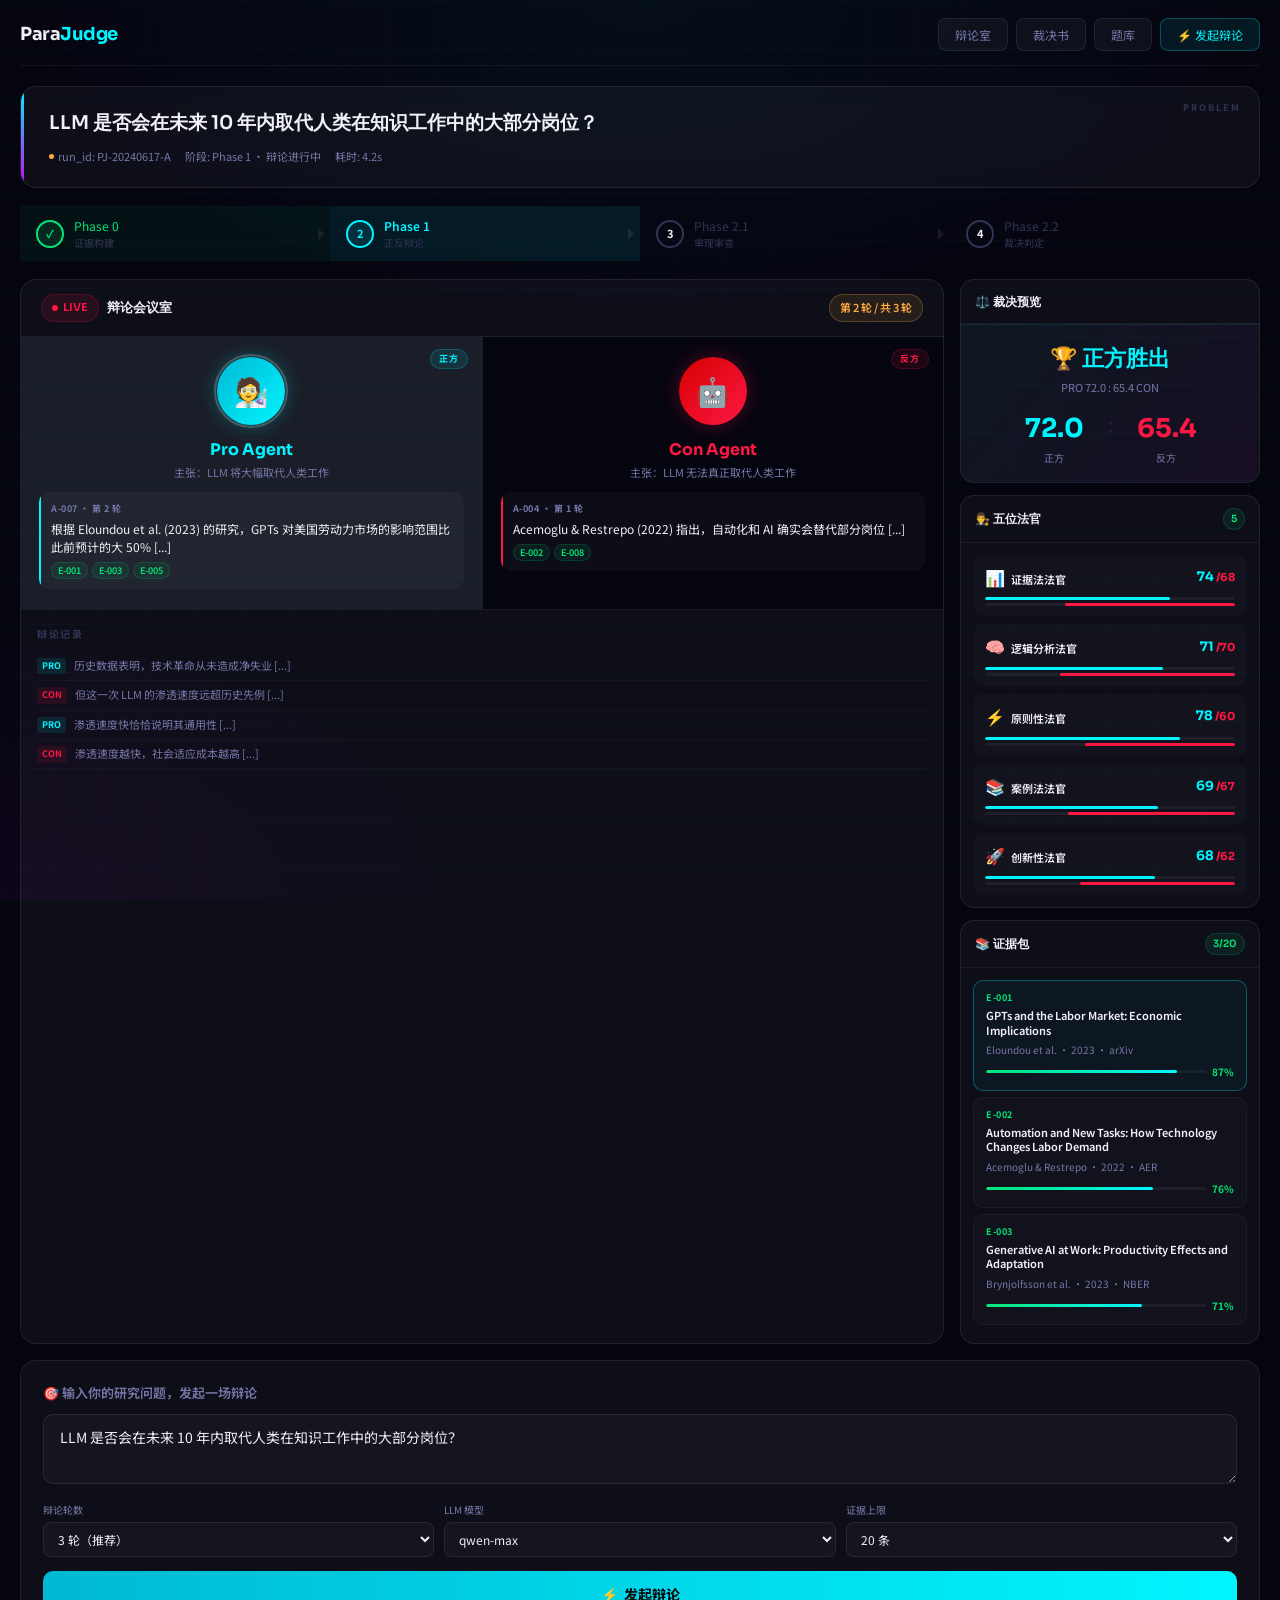
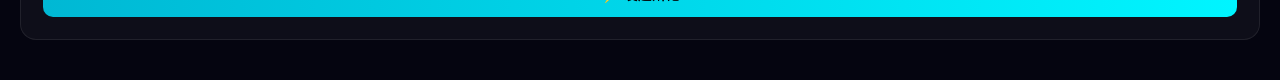
<file: frontend/pages/debate-room-b.html>
<!DOCTYPE html>
<html lang="zh-CN">
<head>
<meta charset="UTF-8">
<meta name="viewport" content="width=device-width, initial-scale=1.0">
<title>ParaJudge - 辩论室（设计 B）</title>
<link rel="preconnect" href="https://fonts.googleapis.com">
<link href="https://fonts.googleapis.com/css2?family=Noto+Sans+SC:wght@300;400;500;700&family=Sora:wght@300;600;700&display=swap" rel="stylesheet">
<style>
/* ═══════════════════════════════════════════════════════════════════
   ParaJudge Frontend - Design B：Cyber-Panel × Anime Stage
   风格：赛博玻璃质感 × 动漫舞台感
   ═══════════════════════════════════════════════════════════════════ */

:root {
  --bg: #050510;
  --glass: rgba(255,255,255,0.04);
  --glass-border: rgba(255,255,255,0.08);
  --glass-hover: rgba(255,255,255,0.07);
  --cyan: #00f5ff;
  --red: #ff1744;
  --gold: #ffab40;
  --violet: #d500f9;
  --green: #00e676;
  --white: #f0f0f5;
  --muted: #7777aa;
  --dim: #333355;
  --spring: cubic-bezier(0.34, 1.56, 0.64, 1);
}
*, *::before, *::after { box-sizing: border-box; margin: 0; padding: 0; }
body {
  font-family: 'Noto Sans SC', sans-serif;
  background: var(--bg); color: var(--white);
  min-height: 100vh; line-height: 1.6;
  overflow-x: hidden;
}

/* 背景：暗色 + 动态线条 */
.bg-bg {
  position: fixed; inset: 0; z-index: 0; pointer-events: none;
  background: radial-gradient(ellipse 80% 60% at 50% 0%, rgba(0,245,255,0.04) 0%, transparent 60%),
              radial-gradient(ellipse 60% 50% at 0% 100%, rgba(213,0,249,0.04) 0%, transparent 60%),
              var(--bg);
}
.bg-lines {
  position: fixed; inset: 0; z-index: 0; pointer-events: none;
  background-image:
    linear-gradient(rgba(0,245,255,0.03) 1px, transparent 1px),
    linear-gradient(90deg, rgba(213,0,249,0.03) 1px, transparent 1px);
  background-size: 48px 48px;
  animation: bgScroll 20s linear infinite;
}
@keyframes bgScroll { from { background-position: 0 0; } to { background-position: 48px 48px; } }

/* 容器 */
.container { position: relative; z-index: 1; max-width: 1300px; margin: 0 auto; padding: 0 20px 40px; }

/* ─── 顶部 ─────────────────────────────────────────────── */
.header {
  display: flex; justify-content: space-between; align-items: center;
  padding: 18px 0 14px; margin-bottom: 20px;
  border-bottom: 1px solid rgba(255,255,255,0.06);
}
.logo {
  font-family: 'Sora', sans-serif; font-size: 18px; font-weight: 700;
  color: var(--white); letter-spacing: -0.5px;
}
.logo span { color: var(--cyan); }
.header-btns { display: flex; gap: 8px; }
.hbtn {
  padding: 7px 16px; border-radius: 8px; border: 1px solid var(--glass-border);
  background: var(--glass); color: var(--muted); font-size: 12px; cursor: pointer;
  font-family: 'Noto Sans SC', sans-serif; transition: all 0.2s;
}
.hbtn:hover { background: var(--glass-hover); color: var(--white); }
.hbtn.primary { background: rgba(0,245,255,0.08); border-color: rgba(0,245,255,0.25); color: var(--cyan); }

/* ─── 问题卡 ─────────────────────────────────────────────── */
.problem-card {
  background: var(--glass); border: 1px solid var(--glass-border);
  border-radius: 16px; padding: 22px 28px; margin-bottom: 18px;
  position: relative; overflow: hidden;
  backdrop-filter: blur(12px);
  animation: cardIn 0.5s var(--spring) both;
}
@keyframes cardIn { from { opacity:0; transform:translateY(-10px); } to { opacity:1; transform:none; } }
.problem-card::before {
  content: ''; position: absolute; top: 0; left: 0; width: 3px; height: 100%;
  background: linear-gradient(180deg, var(--cyan), var(--violet));
}
.problem-card::after {
  content: 'PROBLEM'; position: absolute; top: 14px; right: 18px;
  font-size: 9px; font-weight: 700; color: var(--dim); letter-spacing: 2px;
}
.problem-q {
  font-family: 'Sora', sans-serif; font-size: 19px; font-weight: 600;
  color: var(--white); line-height: 1.5; margin-bottom: 10px;
}
.problem-info { display: flex; gap: 14px; font-size: 11px; color: var(--muted); }
.pi { display: flex; align-items: center; gap: 4px; }
.pi-dot { width: 5px; height: 5px; border-radius: 50%; background: var(--gold); }

/* ─── 阶段进度 ─────────────────────────────────────────────── */
.phases {
  display: flex; gap: 0; margin-bottom: 18px;
}
.phase {
  flex: 1; display: flex; align-items: center;
  padding: 10px 16px; position: relative;
  transition: background 0.3s;
}
.phase:not(:last-child)::after {
  content: ''; position: absolute; right: 0; top: 50%; transform: translateY(-50%);
  border: 6px solid transparent; border-left-color: rgba(255,255,255,0.08);
}
.phase.done { background: rgba(0,230,118,0.06); }
.phase.active { background: rgba(0,245,255,0.08); }
.phase-num {
  width: 28px; height: 28px; border-radius: 50%; border: 2px solid var(--dim);
  display: flex; align-items: center; justify-content: center;
  font-size: 11px; font-weight: 700; margin-right: 10px; flex-shrink: 0;
  transition: all 0.3s var(--spring);
}
.phase.done .phase-num { border-color: var(--green); color: var(--green); background: rgba(0,230,118,0.1); }
.phase.active .phase-num { border-color: var(--cyan); color: var(--cyan); background: rgba(0,245,255,0.1); animation: pPulse 2s ease-in-out infinite; }
@keyframes pPulse { 0%,100% { box-shadow: 0 0 0 0 rgba(0,245,255,0.4); } 50% { box-shadow: 0 0 0 6px rgba(0,245,255,0); } }
.phase-label { font-size: 12px; color: var(--dim); }
.phase.done .phase-label { color: var(--green); }
.phase.active .phase-label { color: var(--cyan); font-weight: 600; }

/* ─── 主网格 ─────────────────────────────────────────────── */
.debate-grid {
  display: grid; grid-template-columns: 1fr 300px; gap: 16px;
}

/* 舞台 */
.stage {
  background: var(--glass); border: 1px solid var(--glass-border);
  border-radius: 16px; overflow: hidden;
}
.stage-hd {
  display: flex; justify-content: space-between; align-items: center;
  padding: 14px 20px; border-bottom: 1px solid rgba(255,255,255,0.06);
}
.stage-title { font-family: 'Sora', sans-serif; font-size: 13px; font-weight: 600; display: flex; align-items: center; gap: 8px; }
.live-pill {
  display: flex; align-items: center; gap: 5px;
  background: rgba(255,23,68,0.1); border: 1px solid rgba(255,23,68,0.2);
  color: var(--red); font-size: 11px; font-weight: 600;
  padding: 4px 10px; border-radius: 20px;
}
.live-pill span { width: 6px; height: 6px; border-radius: 50%; background: var(--red); animation: livePulse 1.2s ease-in-out infinite; }
@keyframes livePulse { 0%,100% { opacity:1; } 50% { opacity:0.2; } }
.round-tag {
  background: rgba(255,171,64,0.1); border: 1px solid rgba(255,171,64,0.25);
  color: var(--gold); font-size: 11px; font-weight: 600; padding: 4px 10px; border-radius: 20px;
}

/* 辩手 */
.speakers {
  display: grid; grid-template-columns: 1fr 1fr; gap: 1px; background: rgba(255,255,255,0.05);
}
.speaker {
  background: var(--bg); padding: 20px 18px; position: relative;
  transition: background 0.3s;
}
.speaker.active { background: rgba(0,245,255,0.02); }
.speaker.con.active { background: rgba(255,23,68,0.02); }
.speaker-label {
  position: absolute; top: 12px; right: 14px;
  font-size: 9px; font-weight: 700; letter-spacing: 1px;
  padding: 2px 8px; border-radius: 20px; text-transform: uppercase;
}
.speaker.pro .speaker-label { background: rgba(0,245,255,0.1); color: var(--cyan); border: 1px solid rgba(0,245,255,0.2); }
.speaker.con .speaker-label { background: rgba(255,23,68,0.1); color: var(--red); border: 1px solid rgba(255,23,68,0.2); }

.avatar-ring {
  width: 68px; height: 68px; border-radius: 50%; margin: 0 auto 12px;
  display: flex; align-items: center; justify-content: center;
  font-size: 28px; position: relative;
}
.avatar-ring::after {
  content: ''; position: absolute; inset: -3px; border-radius: 50%;
  border: 2px solid transparent;
}
.speaker.active .avatar-ring::after {
  border-color: rgba(255,255,255,0.2);
  animation: avatarSpin 4s linear infinite;
}
@keyframes avatarSpin { from { transform: rotate(0); border-color: rgba(255,255,255,0.2) transparent transparent transparent; } to { transform: rotate(360deg); border-color: rgba(255,255,255,0.2) transparent transparent transparent; } }
.avatar-pro { background: linear-gradient(135deg, #00b8d4, #00f5ff); box-shadow: 0 0 20px rgba(0,245,255,0.3); }
.avatar-con { background: linear-gradient(135deg, #d50000, #ff1744); box-shadow: 0 0 20px rgba(255,23,68,0.3); }

.speaker-name {
  text-align: center; font-family: 'Sora', sans-serif; font-size: 16px; font-weight: 700;
  margin-bottom: 2px;
}
.speaker.pro .speaker-name { color: var(--cyan); }
.speaker.con .speaker-name { color: var(--red); }
.speaker-sub { text-align: center; font-size: 11px; color: var(--muted); margin-bottom: 10px; }
.speaker-args { min-height: 40px; }

.arg-card {
  background: rgba(255,255,255,0.03); border-radius: 10px; padding: 10px 12px;
  margin-top: 8px; font-size: 12px; line-height: 1.5; color: var(--white);
  opacity: 0; transform: translateY(6px); transition: all 0.4s var(--spring);
  position: relative; overflow: hidden;
}
.arg-card.show { opacity: 1; transform: none; }
.arg-card::before { content: ''; position: absolute; left: 0; top: 0; bottom: 0; width: 2px; }
.arg-card.pro::before { background: var(--cyan); }
.arg-card.con::before { background: var(--red); }
.arg-meta { font-size: 9px; color: var(--muted); margin-bottom: 4px; font-weight: 700; letter-spacing: 0.5px; }
.arg-body { color: var(--white); margin-bottom: 6px; }
.arg-refs { display: flex; gap: 4px; flex-wrap: wrap; }
.ref-chip {
  font-size: 9px; padding: 1px 6px; border-radius: 20px;
  background: rgba(0,230,118,0.08); color: var(--green); border: 1px solid rgba(0,230,118,0.15);
  font-weight: 600;
}

/* 记录 */
.record { padding: 16px; border-top: 1px solid rgba(255,255,255,0.05); }
.record-hd { font-size: 10px; font-weight: 700; color: var(--dim); text-transform: uppercase; letter-spacing: 1.5px; margin-bottom: 10px; }
.record-list { max-height: 180px; overflow-y: auto; }
.record-item { display: flex; gap: 8px; padding: 6px 0; border-bottom: 1px solid rgba(255,255,255,0.03); }
.record-side { font-size: 9px; font-weight: 700; padding: 1px 5px; border-radius: 3px; flex-shrink: 0; height: fit-content; }
.record-side.pro { background: rgba(0,245,255,0.1); color: var(--cyan); }
.record-side.con { background: rgba(255,23,68,0.1); color: var(--red); }
.record-text { font-size: 11px; color: var(--muted); line-height: 1.4; }

/* ─── 侧栏 ─────────────────────────────────────────────── */
.side { display: flex; flex-direction: column; gap: 12px; }
.side-card {
  background: var(--glass); border: 1px solid var(--glass-border);
  border-radius: 14px; overflow: hidden;
}
.sc-hd {
  padding: 12px 14px; border-bottom: 1px solid rgba(255,255,255,0.06);
  font-family: 'Sora', sans-serif; font-size: 12px; font-weight: 600;
  display: flex; justify-content: space-between; align-items: center;
}
.sc-count { font-size: 10px; background: rgba(0,230,118,0.08); color: var(--green); padding: 2px 7px; border-radius: 20px; border: 1px solid rgba(0,230,118,0.15); }
.sc-body { padding: 12px; }

/* 裁决预览 */
.verdict-box {
  text-align: center; padding: 16px;
  background: linear-gradient(135deg, rgba(0,245,255,0.04), rgba(213,0,249,0.04));
  border-top: 1px solid rgba(0,245,255,0.1);
}
.verdict-result { font-family: 'Sora', sans-serif; font-size: 22px; font-weight: 700; margin-bottom: 2px; }
.verdict-result.pro { color: var(--cyan); }
.verdict-result.con { color: var(--red); }
.verdict-result.tie { color: var(--gold); }
.verdict-pts { font-size: 11px; color: var(--muted); margin-bottom: 12px; }
.verdict-score-row { display: flex; justify-content: center; gap: 24px; }
.vs { text-align: center; }
.vs-n { font-family: 'Sora', sans-serif; font-size: 26px; font-weight: 700; }
.vs.pro .vs-n { color: var(--cyan); }
.vs.con .vs-n { color: var(--red); }
.vs-l { font-size: 10px; color: var(--muted); }
.vs-div { font-size: 20px; color: var(--dim); font-weight: 200; }

/* 法官 */
.judge-list { display: flex; flex-direction: column; gap: 8px; }
.judge-item {
  background: rgba(255,255,255,0.02); border-radius: 10px; padding: 10px 12px;
  transition: background 0.2s;
}
.judge-item:hover { background: rgba(255,255,255,0.04); }
.judge-row1 { display: flex; justify-content: space-between; align-items: center; margin-bottom: 7px; }
.judge-icon { font-size: 16px; margin-right: 6px; }
.judge-n { font-size: 11px; font-weight: 600; color: var(--white); }
.judge-s { font-family: 'Sora', sans-serif; font-size: 13px; font-weight: 700; }
.judge-s span:first-child { color: var(--cyan); }
.judge-s span:last-child { color: var(--red); font-size: 11px; margin-left: 2px; }
.j-bar { height: 3px; background: rgba(255,255,255,0.05); border-radius: 2px; position: relative; overflow: hidden; }
.j-bar-fill { height: 100%; border-radius: 2px; position: absolute; top: 0; transition: width 0.8s cubic-bezier(0.4,0,0.2,1); }
.j-bar-fill.pro { background: var(--cyan); left: 0; }
.j-bar-fill.con { background: var(--red); right: 0; }

/* 证据 */
.ev-item {
  padding: 10px 12px; border-radius: 10px; margin-bottom: 6px;
  background: rgba(255,255,255,0.02); border: 1px solid rgba(255,255,255,0.04);
  cursor: pointer; transition: all 0.2s;
  position: relative; overflow: hidden;
}
.ev-item:hover { background: rgba(255,255,255,0.05); border-color: rgba(0,230,118,0.2); }
.ev-item.active { border-color: rgba(0,245,255,0.3); background: rgba(0,245,255,0.04); }
.ev-id { font-size: 9px; font-weight: 700; color: var(--green); letter-spacing: 0.5px; margin-bottom: 3px; }
.ev-title { font-size: 11px; font-weight: 600; color: var(--white); line-height: 1.3; margin-bottom: 5px; display: -webkit-box; -webkit-line-clamp: 2; -webkit-box-orient: vertical; overflow: hidden; }
.ev-meta { font-size: 10px; color: var(--muted); margin-bottom: 6px; }
.ev-rel { display: flex; align-items: center; gap: 6px; }
.ev-rel-bar { flex: 1; height: 3px; background: rgba(255,255,255,0.05); border-radius: 2px; overflow: hidden; }
.ev-rel-fill { height: 100%; background: linear-gradient(90deg, var(--green), var(--cyan)); border-radius: 2px; transition: width 0.6s var(--spring); }
.ev-rel-val { font-size: 10px; color: var(--green); font-weight: 700; }

/* 发起 */
.input-section {
  background: var(--glass); border: 1px solid var(--glass-border);
  border-radius: 16px; padding: 22px; margin-top: 16px;
}
.input-label { font-size: 13px; font-weight: 600; color: var(--muted); margin-bottom: 10px; display: block; }
.input-area {
  width: 100%; padding: 12px 16px; background: rgba(255,255,255,0.03);
  border: 1px solid rgba(255,255,255,0.08); border-radius: 10px;
  color: var(--white); font-size: 14px; font-family: 'Noto Sans SC', sans-serif;
  outline: none; resize: vertical; min-height: 70px; transition: border-color 0.2s;
}
.input-area:focus { border-color: rgba(0,245,255,0.3); }
.input-area::placeholder { color: var(--dim); }
.params { display: grid; grid-template-columns: repeat(3,1fr); gap: 10px; margin-top: 12px; }
.param-group { display: flex; flex-direction: column; gap: 4px; }
.param-lbl { font-size: 10px; color: var(--muted); }
.param-sel {
  padding: 7px 10px; background: rgba(255,255,255,0.03); border: 1px solid rgba(255,255,255,0.08);
  border-radius: 8px; color: var(--white); font-size: 12px; font-family: 'Noto Sans SC', sans-serif;
}
.start-btn {
  width: 100%; margin-top: 14px; padding: 13px;
  background: linear-gradient(90deg, #00b8d4, var(--cyan));
  border: none; border-radius: 10px; color: #000; font-size: 14px; font-weight: 700;
  cursor: pointer; font-family: 'Noto Sans SC', sans-serif;
  transition: all 0.2s; display: flex; align-items: center; justify-content: center; gap: 6px;
}
.start-btn:hover { transform: translateY(-2px); box-shadow: 0 6px 20px rgba(0,245,255,0.3); }
.start-btn:active { transform: translateY(0); }

/* 加载 */
.loader {
  position: fixed; inset: 0; z-index: 200;
  background: rgba(5,5,16,0.92); backdrop-filter: blur(8px);
  display: flex; flex-direction: column; align-items: center; justify-content: center;
  gap: 16px;
}
.loader-ring {
  width: 56px; height: 56px; border-radius: 50%;
  border: 3px solid transparent;
  border-top-color: var(--cyan);
  border-bottom-color: var(--violet);
  animation: lrSpin 1.2s linear infinite;
}
@keyframes lrSpin { to { transform: rotate(360deg); } }
.loader-txt { font-size: 14px; color: var(--muted); }
.loader-phase { font-size: 12px; color: var(--cyan); font-weight: 600; }

@media (max-width: 900px) { .debate-grid { grid-template-columns: 1fr; } .side { order: -1; } .params { grid-template-columns: 1fr 1fr; } }
</style>
</head>
<body>

<div class="bg-bg"></div>
<div class="bg-lines"></div>

<div class="container">

  <header class="header">
    <div class="logo">Para<span>Judge</span></div>
    <div class="header-btns">
      <button class="hbtn active">辩论室</button>
      <button class="hbtn">裁决书</button>
      <button class="hbtn">题库</button>
      <button class="hbtn primary">⚡ 发起辩论</button>
    </div>
  </header>

  <div class="problem-card">
    <div class="problem-q">LLM 是否会在未来 10 年内取代人类在知识工作中的大部分岗位？</div>
    <div class="problem-info">
      <div class="pi"><span class="pi-dot"></span> run_id: PJ-20240617-A</div>
      <div class="pi">阶段: Phase 1 · 辩论进行中</div>
      <div class="pi">耗时: 4.2s</div>
    </div>
  </div>

  <div class="phases">
    <div class="phase done">
      <div class="phase-num">✓</div>
      <div>
        <div class="phase-label">Phase 0</div>
        <div style="font-size:10px;color:var(--dim)">证据构建</div>
      </div>
    </div>
    <div class="phase active">
      <div class="phase-num">2</div>
      <div>
        <div class="phase-label">Phase 1</div>
        <div style="font-size:10px;color:var(--dim)">正反辩论</div>
      </div>
    </div>
    <div class="phase">
      <div class="phase-num">3</div>
      <div>
        <div class="phase-label">Phase 2.1</div>
        <div style="font-size:10px;color:var(--dim)">审理审查</div>
      </div>
    </div>
    <div class="phase">
      <div class="phase-num">4</div>
      <div>
        <div class="phase-label">Phase 2.2</div>
        <div style="font-size:10px;color:var(--dim)">裁决判定</div>
      </div>
    </div>
  </div>

  <div class="debate-grid">

    <div class="stage">
      <div class="stage-hd">
        <div class="stage-title">
          <span class="live-pill"><span></span> LIVE</span>
          辩论会议室
        </div>
        <span class="round-tag">第 2 轮 / 共 3 轮</span>
      </div>

      <div class="speakers">
        <div class="speaker pro active">
          <div class="speaker-label">正方</div>
          <div class="avatar-ring avatar-pro">🧑‍🔬</div>
          <div class="speaker-name">Pro Agent</div>
          <div class="speaker-sub">主张：LLM 将大幅取代人类工作</div>
          <div class="speaker-args">
            <div class="arg-card pro show">
              <div class="arg-meta">A-007 · 第 2 轮</div>
              <div class="arg-body">根据 Eloundou et al. (2023) 的研究，GPTs 对美国劳动力市场的影响范围比此前预计的大 50% [...]</div>
              <div class="arg-refs">
                <span class="ref-chip">E-001</span>
                <span class="ref-chip">E-003</span>
                <span class="ref-chip">E-005</span>
              </div>
            </div>
          </div>
        </div>
        <div class="speaker con">
          <div class="speaker-label">反方</div>
          <div class="avatar-ring avatar-con">🤖</div>
          <div class="speaker-name">Con Agent</div>
          <div class="speaker-sub">主张：LLM 无法真正取代人类工作</div>
          <div class="speaker-args">
            <div class="arg-card con show">
              <div class="arg-meta">A-004 · 第 1 轮</div>
              <div class="arg-body">Acemoglu & Restrepo (2022) 指出，自动化和 AI 确实会替代部分岗位 [...]</div>
              <div class="arg-refs">
                <span class="ref-chip">E-002</span>
                <span class="ref-chip">E-008</span>
              </div>
            </div>
          </div>
        </div>
      </div>

      <div class="record">
        <div class="record-hd">辩论记录</div>
        <div class="record-list">
          <div class="record-item">
            <span class="record-side pro">PRO</span>
            <div class="record-text">历史数据表明，技术革命从未造成净失业 [...]</div>
          </div>
          <div class="record-item">
            <span class="record-side con">CON</span>
            <div class="record-text">但这一次 LLM 的渗透速度远超历史先例 [...]</div>
          </div>
          <div class="record-item">
            <span class="record-side pro">PRO</span>
            <div class="record-text">渗透速度快恰恰说明其通用性 [...]</div>
          </div>
          <div class="record-item">
            <span class="record-side con">CON</span>
            <div class="record-text">渗透速度越快，社会适应成本越高 [...]</div>
          </div>
        </div>
      </div>
    </div>

    <div class="side">

      <div class="side-card">
        <div class="sc-hd">⚖️ 裁决预览</div>
        <div class="sc-body" style="padding:0">
          <div class="verdict-box">
            <div class="verdict-result pro">🏆 正方胜出</div>
            <div class="verdict-pts">PRO 72.0 : 65.4 CON</div>
            <div class="verdict-score-row">
              <div class="vs pro"><div class="vs-n">72.0</div><div class="vs-l">正方</div></div>
              <div class="vs-div">:</div>
              <div class="vs con"><div class="vs-n">65.4</div><div class="vs-l">反方</div></div>
            </div>
          </div>
        </div>
      </div>

      <div class="side-card">
        <div class="sc-hd">👨‍⚖️ 五位法官 <span class="sc-count">5</span></div>
        <div class="sc-body">
          <div class="judge-list">
            <div class="judge-item">
              <div class="judge-row1">
                <div><span class="judge-icon">📊</span><span class="judge-n">证据法法官</span></div>
                <div class="judge-s"><span>74</span><span>/68</span></div>
              </div>
              <div class="j-bar"><div class="j-bar-fill pro" style="width:74%"></div></div>
              <div class="j-bar" style="margin-top:3px"><div class="j-bar-fill con" style="width:68%"></div></div>
            </div>
            <div class="judge-item">
              <div class="judge-row1">
                <div><span class="judge-icon">🧠</span><span class="judge-n">逻辑分析法官</span></div>
                <div class="judge-s"><span>71</span><span>/70</span></div>
              </div>
              <div class="j-bar"><div class="j-bar-fill pro" style="width:71%"></div></div>
              <div class="j-bar" style="margin-top:3px"><div class="j-bar-fill con" style="width:70%"></div></div>
            </div>
            <div class="judge-item">
              <div class="judge-row1">
                <div><span class="judge-icon">⚡</span><span class="judge-n">原则性法官</span></div>
                <div class="judge-s"><span>78</span><span>/60</span></div>
              </div>
              <div class="j-bar"><div class="j-bar-fill pro" style="width:78%"></div></div>
              <div class="j-bar" style="margin-top:3px"><div class="j-bar-fill con" style="width:60%"></div></div>
            </div>
            <div class="judge-item">
              <div class="judge-row1">
                <div><span class="judge-icon">📚</span><span class="judge-n">案例法法官</span></div>
                <div class="judge-s"><span>69</span><span>/67</span></div>
              </div>
              <div class="j-bar"><div class="j-bar-fill pro" style="width:69%"></div></div>
              <div class="j-bar" style="margin-top:3px"><div class="j-bar-fill con" style="width:67%"></div></div>
            </div>
            <div class="judge-item">
              <div class="judge-row1">
                <div><span class="judge-icon">🚀</span><span class="judge-n">创新性法官</span></div>
                <div class="judge-s"><span>68</span><span>/62</span></div>
              </div>
              <div class="j-bar"><div class="j-bar-fill pro" style="width:68%"></div></div>
              <div class="j-bar" style="margin-top:3px"><div class="j-bar-fill con" style="width:62%"></div></div>
            </div>
          </div>
        </div>
      </div>

      <div class="side-card">
        <div class="sc-hd">📚 证据包 <span class="sc-count">3/20</span></div>
        <div class="sc-body">
          <div class="ev-item active">
            <div class="ev-id">E-001</div>
            <div class="ev-title">GPTs and the Labor Market: Economic Implications</div>
            <div class="ev-meta">Eloundou et al. · 2023 · arXiv</div>
            <div class="ev-rel">
              <div class="ev-rel-bar"><div class="ev-rel-fill" style="width:87%"></div></div>
              <span class="ev-rel-val">87%</span>
            </div>
          </div>
          <div class="ev-item">
            <div class="ev-id">E-002</div>
            <div class="ev-title">Automation and New Tasks: How Technology Changes Labor Demand</div>
            <div class="ev-meta">Acemoglu & Restrepo · 2022 · AER</div>
            <div class="ev-rel">
              <div class="ev-rel-bar"><div class="ev-rel-fill" style="width:76%"></div></div>
              <span class="ev-rel-val">76%</span>
            </div>
          </div>
          <div class="ev-item">
            <div class="ev-id">E-003</div>
            <div class="ev-title">Generative AI at Work: Productivity Effects and Adaptation</div>
            <div class="ev-meta">Brynjolfsson et al. · 2023 · NBER</div>
            <div class="ev-rel">
              <div class="ev-rel-bar"><div class="ev-rel-fill" style="width:71%"></div></div>
              <span class="ev-rel-val">71%</span>
            </div>
          </div>
        </div>
      </div>

    </div>
  </div>

  <div class="input-section">
    <label class="input-label">🎯 输入你的研究问题，发起一场辩论</label>
    <textarea class="input-area">LLM 是否会在未来 10 年内取代人类在知识工作中的大部分岗位？</textarea>
    <div class="params">
      <div class="param-group">
        <span class="param-lbl">辩论轮数</span>
        <select class="param-sel">
          <option selected>3 轮（推荐）</option>
          <option>1 轮</option>
          <option>2 轮</option>
          <option>5 轮</option>
        </select>
      </div>
      <div class="param-group">
        <span class="param-lbl">LLM 模型</span>
        <select class="param-sel">
          <option selected>qwen-max</option>
          <option>gpt-4o</option>
          <option>mock（离线）</option>
        </select>
      </div>
      <div class="param-group">
        <span class="param-lbl">证据上限</span>
        <select class="param-sel">
          <option>5 条</option>
          <option selected>20 条</option>
          <option>30 条</option>
        </select>
      </div>
    </div>
    <button class="start-btn" id="startBtn">
      <span>⚡</span> 发起辩论
    </button>
  </div>

</div>

<div class="loader" id="loader" style="display:none">
  <div class="loader-ring"></div>
  <div class="loader-txt">ParaJudge 正在分析中...</div>
  <div class="loader-phase" id="loaderPhase">Phase 0 · 构建证据包</div>
</div>

<script>
document.getElementById('startBtn').addEventListener('click', function() {
  const btn = this;
  const loader = document.getElementById('loader');
  const phaseText = document.getElementById('loaderPhase');
  btn.disabled = true;
  btn.textContent = '⏳ 辩论进行中...';
  loader.style.display = 'flex';
  const phases = [
    'Phase 0 · 构建证据包',
    'Phase 1 · 正反方辩论',
    'Phase 2.1 · 审理审查',
    'Phase 2.2 · 五位法官裁决',
  ];
  let idx = 0;
  const iv = setInterval(() => {
    idx = (idx + 1) % phases.length;
    phaseText.textContent = phases[idx];
    if (idx === phases.length - 1) {
      clearInterval(iv);
      setTimeout(() => {
        loader.style.display = 'none';
        btn.disabled = false;
        btn.innerHTML = '<span>⚡</span> 发起辩论';
      }, 600);
    }
  }, 1100);
});

document.querySelectorAll('.ev-item').forEach(el => {
  el.addEventListener('click', () => el.classList.toggle('active'));
});
</script>
</body>
</html>
</file>
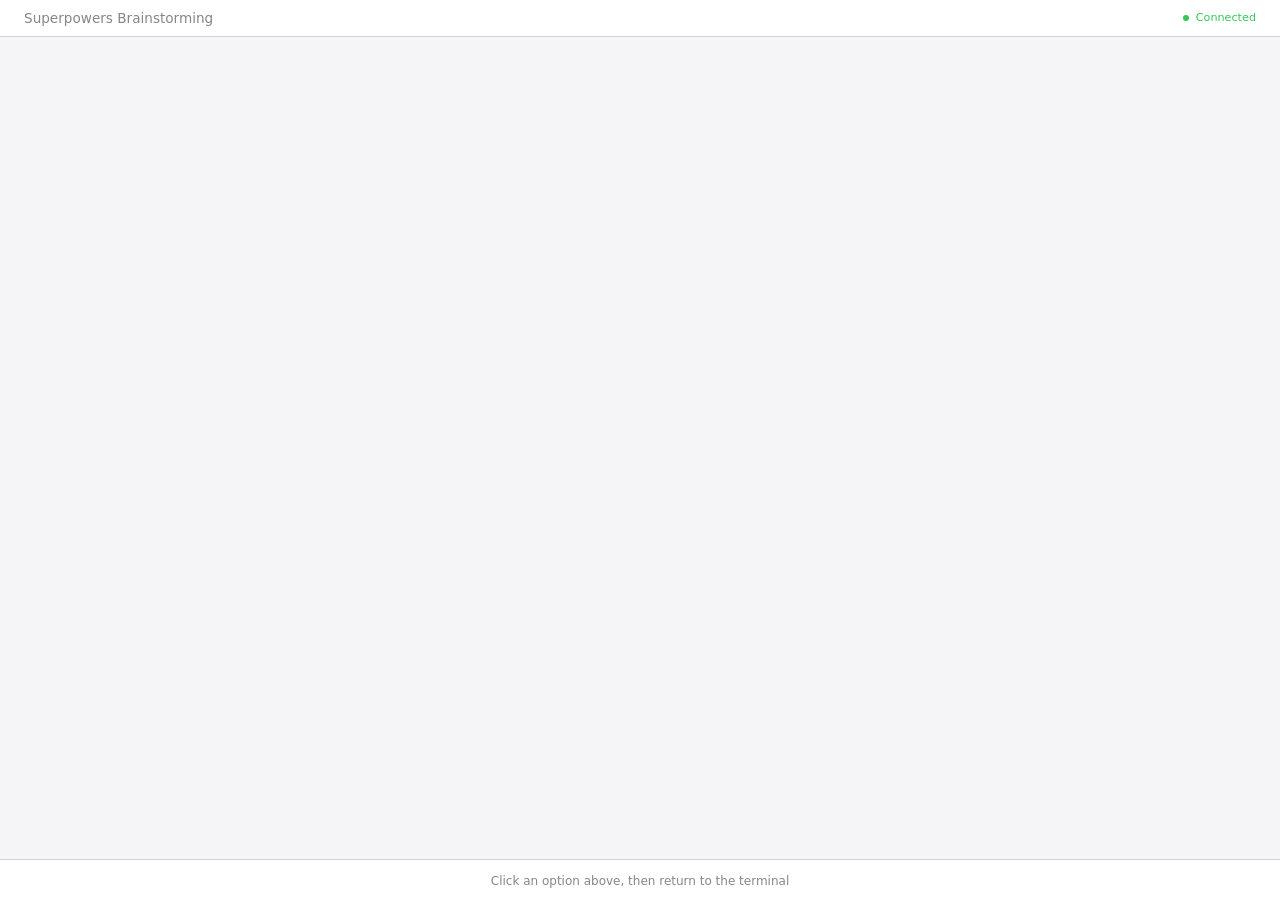
<file: .agents/skills/brainstorming/scripts/frame-template.html>
<!DOCTYPE html>
<html>
<head>
  <meta charset="utf-8">
  <title>Superpowers Brainstorming</title>
  <style>
    /*
     * BRAINSTORM COMPANION FRAME TEMPLATE
     *
     * This template provides a consistent frame with:
     * - OS-aware light/dark theming
     * - Fixed header and selection indicator bar
     * - Scrollable main content area
     * - CSS helpers for common UI patterns
     *
     * Content is injected via placeholder comment in #claude-content.
     */

    * { box-sizing: border-box; margin: 0; padding: 0; }
    html, body { height: 100%; overflow: hidden; }

    /* ===== THEME VARIABLES ===== */
    :root {
      --bg-primary: #f5f5f7;
      --bg-secondary: #ffffff;
      --bg-tertiary: #e5e5e7;
      --border: #d1d1d6;
      --text-primary: #1d1d1f;
      --text-secondary: #86868b;
      --text-tertiary: #aeaeb2;
      --accent: #0071e3;
      --accent-hover: #0077ed;
      --success: #34c759;
      --warning: #ff9f0a;
      --error: #ff3b30;
      --selected-bg: #e8f4fd;
      --selected-border: #0071e3;
    }

    @media (prefers-color-scheme: dark) {
      :root {
        --bg-primary: #1d1d1f;
        --bg-secondary: #2d2d2f;
        --bg-tertiary: #3d3d3f;
        --border: #424245;
        --text-primary: #f5f5f7;
        --text-secondary: #86868b;
        --text-tertiary: #636366;
        --accent: #0a84ff;
        --accent-hover: #409cff;
        --selected-bg: rgba(10, 132, 255, 0.15);
        --selected-border: #0a84ff;
      }
    }

    body {
      font-family: system-ui, -apple-system, BlinkMacSystemFont, sans-serif;
      background: var(--bg-primary);
      color: var(--text-primary);
      display: flex;
      flex-direction: column;
      line-height: 1.5;
    }

    /* ===== FRAME STRUCTURE ===== */
    .header {
      background: var(--bg-secondary);
      padding: 0.5rem 1.5rem;
      display: flex;
      justify-content: space-between;
      align-items: center;
      border-bottom: 1px solid var(--border);
      flex-shrink: 0;
    }
    .header h1 { font-size: 0.85rem; font-weight: 500; color: var(--text-secondary); }
    .header .status { font-size: 0.7rem; color: var(--success); display: flex; align-items: center; gap: 0.4rem; }
    .header .status::before { content: ''; width: 6px; height: 6px; background: var(--success); border-radius: 50%; }

    .main { flex: 1; overflow-y: auto; }
    #claude-content { padding: 2rem; min-height: 100%; }

    .indicator-bar {
      background: var(--bg-secondary);
      border-top: 1px solid var(--border);
      padding: 0.5rem 1.5rem;
      flex-shrink: 0;
      text-align: center;
    }
    .indicator-bar span {
      font-size: 0.75rem;
      color: var(--text-secondary);
    }
    .indicator-bar .selected-text {
      color: var(--accent);
      font-weight: 500;
    }

    /* ===== TYPOGRAPHY ===== */
    h2 { font-size: 1.5rem; font-weight: 600; margin-bottom: 0.5rem; }
    h3 { font-size: 1.1rem; font-weight: 600; margin-bottom: 0.25rem; }
    .subtitle { color: var(--text-secondary); margin-bottom: 1.5rem; }
    .section { margin-bottom: 2rem; }
    .label { font-size: 0.7rem; color: var(--text-secondary); text-transform: uppercase; letter-spacing: 0.05em; margin-bottom: 0.5rem; }

    /* ===== OPTIONS (for A/B/C choices) ===== */
    .options { display: flex; flex-direction: column; gap: 0.75rem; }
    .option {
      background: var(--bg-secondary);
      border: 2px solid var(--border);
      border-radius: 12px;
      padding: 1rem 1.25rem;
      cursor: pointer;
      transition: all 0.15s ease;
      display: flex;
      align-items: flex-start;
      gap: 1rem;
    }
    .option:hover { border-color: var(--accent); }
    .option.selected { background: var(--selected-bg); border-color: var(--selected-border); }
    .option .letter {
      background: var(--bg-tertiary);
      color: var(--text-secondary);
      width: 1.75rem; height: 1.75rem;
      border-radius: 6px;
      display: flex; align-items: center; justify-content: center;
      font-weight: 600; font-size: 0.85rem; flex-shrink: 0;
    }
    .option.selected .letter { background: var(--accent); color: white; }
    .option .content { flex: 1; }
    .option .content h3 { font-size: 0.95rem; margin-bottom: 0.15rem; }
    .option .content p { color: var(--text-secondary); font-size: 0.85rem; margin: 0; }

    /* ===== CARDS (for showing designs/mockups) ===== */
    .cards { display: grid; grid-template-columns: repeat(auto-fit, minmax(280px, 1fr)); gap: 1rem; }
    .card {
      background: var(--bg-secondary);
      border: 1px solid var(--border);
      border-radius: 12px;
      overflow: hidden;
      cursor: pointer;
      transition: all 0.15s ease;
    }
    .card:hover { border-color: var(--accent); transform: translateY(-2px); box-shadow: 0 4px 12px rgba(0,0,0,0.1); }
    .card.selected { border-color: var(--selected-border); border-width: 2px; }
    .card-image { background: var(--bg-tertiary); aspect-ratio: 16/10; display: flex; align-items: center; justify-content: center; }
    .card-body { padding: 1rem; }
    .card-body h3 { margin-bottom: 0.25rem; }
    .card-body p { color: var(--text-secondary); font-size: 0.85rem; }

    /* ===== MOCKUP CONTAINER ===== */
    .mockup {
      background: var(--bg-secondary);
      border: 1px solid var(--border);
      border-radius: 12px;
      overflow: hidden;
      margin-bottom: 1.5rem;
    }
    .mockup-header {
      background: var(--bg-tertiary);
      padding: 0.5rem 1rem;
      font-size: 0.75rem;
      color: var(--text-secondary);
      border-bottom: 1px solid var(--border);
    }
    .mockup-body { padding: 1.5rem; }

    /* ===== SPLIT VIEW (side-by-side comparison) ===== */
    .split { display: grid; grid-template-columns: 1fr 1fr; gap: 1.5rem; }
    @media (max-width: 700px) { .split { grid-template-columns: 1fr; } }

    /* ===== PROS/CONS ===== */
    .pros-cons { display: grid; grid-template-columns: 1fr 1fr; gap: 1rem; margin: 1rem 0; }
    .pros, .cons { background: var(--bg-secondary); border-radius: 8px; padding: 1rem; }
    .pros h4 { color: var(--success); font-size: 0.85rem; margin-bottom: 0.5rem; }
    .cons h4 { color: var(--error); font-size: 0.85rem; margin-bottom: 0.5rem; }
    .pros ul, .cons ul { margin-left: 1.25rem; font-size: 0.85rem; color: var(--text-secondary); }
    .pros li, .cons li { margin-bottom: 0.25rem; }

    /* ===== PLACEHOLDER (for mockup areas) ===== */
    .placeholder {
      background: var(--bg-tertiary);
      border: 2px dashed var(--border);
      border-radius: 8px;
      padding: 2rem;
      text-align: center;
      color: var(--text-tertiary);
    }

    /* ===== INLINE MOCKUP ELEMENTS ===== */
    .mock-nav { background: var(--accent); color: white; padding: 0.75rem 1rem; display: flex; gap: 1.5rem; font-size: 0.9rem; }
    .mock-sidebar { background: var(--bg-tertiary); padding: 1rem; min-width: 180px; }
    .mock-content { padding: 1.5rem; flex: 1; }
    .mock-button { background: var(--accent); color: white; border: none; padding: 0.5rem 1rem; border-radius: 6px; font-size: 0.85rem; }
    .mock-input { background: var(--bg-primary); border: 1px solid var(--border); border-radius: 6px; padding: 0.5rem; width: 100%; }
  </style>
</head>
<body>
  <div class="header">
    <h1><a href="https://github.com/obra/superpowers" style="color: inherit; text-decoration: none;">Superpowers Brainstorming</a></h1>
    <div class="status">Connected</div>
  </div>

  <div class="main">
    <div id="claude-content">
      <!-- CONTENT -->
    </div>
  </div>

  <div class="indicator-bar">
    <span id="indicator-text">Click an option above, then return to the terminal</span>
  </div>

</body>
</html>
</file>
<file: frontend/css/style.css>
/* ============================================================
   ParaJudge Design A — Soft Neon × Anime Conference
   全局样式：所有页面统一风格
   ============================================================ */

:root {
    /* 主色调 */
    --bg-deep:        #050518;
    --bg-panel:        #0c0e24;
    --bg-card:        #121530;
    --bg-card-hover:  #1a1d40;
    --border:         rgba(255, 255, 255, 0.06);
    --border-glow:    rgba(124, 111, 255, 0.35);

    /* 霓虹色 */
    --neon-pro:       #00d4ff;
    --neon-pro-glow:  rgba(0, 212, 255, 0.25);
    --neon-con:       #ff4d6d;
    --neon-con-glow:  rgba(255, 77, 109, 0.25);
    --neon-gold:      #ffd166;
    --neon-gold-glow: rgba(255, 209, 102, 0.25);
    --neon-purple:    #b794f4;
    --neon-purple-glow: rgba(183, 148, 244, 0.25);
    --neon-green:     #06d6a0;
    --neon-orange:    #ff9f1c;

    /* 文字 */
    --text-primary:    #f0f2ff;
    --text-secondary:  #8a92bd;
    --text-muted:      #4d5580;

    /* 动画 */
    --ease-spring:    cubic-bezier(0.34, 1.56, 0.64, 1);
    --ease-smooth:    cubic-bezier(0.4, 0, 0.2, 1);
    --duration-fast:  200ms;
    --duration-med:   400ms;
    --duration-slow:  700ms;

    /* 字体 */
    --font-jp:        'Noto Sans SC', 'Noto Sans SC', sans-serif;
    --font-en:        'Sora', sans-serif;

    /* 阴影 */
    --shadow-glow:    0 0 30px rgba(0, 212, 255, 0.15);
    --shadow-card:    0 4px 20px rgba(0, 0, 0, 0.3);
}

*, *::before, *::after {
    box-sizing: border-box;
    margin: 0;
    padding: 0;
}

html, body {
    width: 100%;
    min-height: 100vh;
    overflow-x: hidden;
}

body {
    font-family: var(--font-jp);
    background: var(--bg-deep);
    color: var(--text-primary);
    line-height: 1.6;
    font-feature-settings: "palt";
    letter-spacing: 0.02em;
}

/* ========== 背景氛围层 ========== */
.bg-ambient {
    position: fixed;
    inset: 0;
    z-index: 0;
    pointer-events: none;
    overflow: hidden;
}
.bg-orb {
    position: absolute;
    border-radius: 50%;
    filter: blur(100px);
    opacity: 0.18;
    animation: orbFloat 14s ease-in-out infinite alternate;
}
.bg-orb-1 {
    width: 500px; height: 500px;
    background: radial-gradient(circle, #5b4fcf, transparent 70%);
    top: -150px; left: -100px;
}
.bg-orb-2 {
    width: 400px; height: 400px;
    background: radial-gradient(circle, #00d4ff, transparent 70%);
    bottom: -100px; right: -80px;
    animation-delay: -5s;
}
.bg-orb-3 {
    width: 350px; height: 350px;
    background: radial-gradient(circle, #ff4d6d, transparent 70%);
    top: 45%; left: 50%; transform: translate(-50%, -50%);
    animation-delay: -9s;
    opacity: 0.1;
}
@keyframes orbFloat {
    0%   { transform: translate(0, 0) scale(1); }
    50%  { transform: translate(40px, -30px) scale(1.1); }
    100% { transform: translate(-30px, 40px) scale(0.95); }
}

.bg-grid {
    position: absolute; inset: 0;
    background-image:
        linear-gradient(rgba(255, 255, 255, 0.025) 1px, transparent 1px),
        linear-gradient(90deg, rgba(255, 255, 255, 0.025) 1px, transparent 1px);
    background-size: 60px 60px;
    mask-image: radial-gradient(ellipse at center, black 30%, transparent 75%);
    -webkit-mask-image: radial-gradient(ellipse at center, black 30%, transparent 75%);
}

/* ========== 通用组件 ========== */
.page-container {
    position: relative;
    z-index: 1;
    max-width: 1440px;
    margin: 0 auto;
    padding: 0 24px 60px;
}

/* 顶部导航 */
.topbar {
    display: flex;
    align-items: center;
    justify-content: space-between;
    padding: 20px 0 16px;
    border-bottom: 1px solid var(--border);
    margin-bottom: 28px;
}
.topbar-logo {
    display: flex;
    align-items: center;
    gap: 10px;
    text-decoration: none;
}
.logo-icon {
    width: 40px; height: 40px;
    background: linear-gradient(135deg, #5b4fcf, #b794f4);
    border-radius: 12px;
    display: flex; align-items: center; justify-content: center;
    font-size: 18px;
    box-shadow: 0 0 20px rgba(91, 79, 207, 0.4);
    transition: transform var(--duration-med) var(--ease-spring);
}
.topbar-logo:hover .logo-icon {
    transform: rotate(-10deg) scale(1.08);
}
.logo-text {
    font-family: var(--font-en);
    font-size: 20px;
    font-weight: 700;
    background: linear-gradient(90deg, #f0f2ff, #b794f4);
    -webkit-background-clip: text;
    -webkit-text-fill-color: transparent;
    background-clip: text;
    letter-spacing: 0;
}
.logo-version {
    font-size: 11px; font-weight: 600;
    color: var(--neon-purple);
    background: rgba(183, 148, 244, 0.12);
    border: 1px solid rgba(183, 148, 244, 0.3);
    padding: 3px 10px;
    border-radius: 20px;
    margin-left: 6px;
}

.nav-btns { display: flex; gap: 8px; }
.nav-btn {
    padding: 9px 18px;
    border-radius: 10px;
    border: 1px solid var(--border);
    background: transparent;
    color: var(--text-secondary);
    font-size: 13px;
    font-family: var(--font-jp);
    cursor: pointer;
    transition: all var(--duration-fast) var(--ease-smooth);
}
.nav-btn:hover {
    background: var(--bg-card);
    color: var(--text-primary);
    border-color: var(--border-glow);
    transform: translateY(-1px);
}
.nav-btn.active {
    background: rgba(183, 148, 244, 0.12);
    color: var(--neon-purple);
    border-color: rgba(183, 148, 244, 0.4);
}
.nav-btn.primary {
    background: linear-gradient(135deg, #5b4fcf, #7c6fff);
    border-color: transparent;
    color: white;
    font-weight: 600;
    box-shadow: 0 4px 15px rgba(91, 79, 207, 0.3);
}
.nav-btn.primary:hover {
    transform: translateY(-2px);
    box-shadow: 0 6px 20px rgba(91, 79, 207, 0.5);
}

/* 卡片 */
.glass-card {
    background: var(--bg-panel);
    border: 1px solid var(--border);
    border-radius: 16px;
    overflow: hidden;
    transition: all var(--duration-med) var(--ease-smooth);
}
.glass-card:hover {
    border-color: var(--border-glow);
    box-shadow: var(--shadow-glow);
}
.card-header {
    padding: 14px 20px;
    border-bottom: 1px solid var(--border);
    display: flex;
    align-items: center;
    justify-content: space-between;
}
.card-title {
    font-family: var(--font-en);
    font-size: 13px;
    font-weight: 600;
    color: var(--text-primary);
    display: flex;
    align-items: center;
    gap: 8px;
}
.card-count-badge {
    font-size: 11px;
    background: rgba(6, 214, 160, 0.1);
    color: var(--neon-green);
    border: 1px solid rgba(6, 214, 160, 0.2);
    padding: 3px 10px;
    border-radius: 20px;
    font-weight: 600;
}
.card-body { padding: 16px 20px; }

/* 通用动画 */
@keyframes fadeInUp {
    from { opacity: 0; transform: translateY(16px); }
    to   { opacity: 1; transform: translateY(0); }
}
@keyframes fadeIn {
    from { opacity: 0; }
    to   { opacity: 1; }
}
@keyframes slideIn {
    from { opacity: 0; transform: translateX(-8px); }
    to   { opacity: 1; transform: translateX(0); }
}
@keyframes pulse-glow {
    0%, 100% { box-shadow: 0 0 0 0 rgba(183, 148, 244, 0.4); }
    50%      { box-shadow: 0 0 0 8px rgba(183, 148, 244, 0); }
}
@keyframes scaleIn {
    from { opacity: 0; transform: scale(0.96); }
    to   { opacity: 1; transform: scale(1); }
}

/* 滚动条 */
::-webkit-scrollbar { width: 6px; height: 6px; }
::-webkit-scrollbar-track { background: transparent; }
::-webkit-scrollbar-thumb { background: rgba(183, 148, 244, 0.2); border-radius: 3px; }
::-webkit-scrollbar-thumb:hover { background: rgba(183, 148, 244, 0.4); }

/* 选择文本颜色 */
::selection { background: rgba(183, 148, 244, 0.3); color: white; }

/* 响应式断点 */
@media (max-width: 900px) {
    .topbar {
        flex-direction: column;
        gap: 14px;
        align-items: flex-start;
    }
    .nav-btns { flex-wrap: wrap; }
}
</file>
